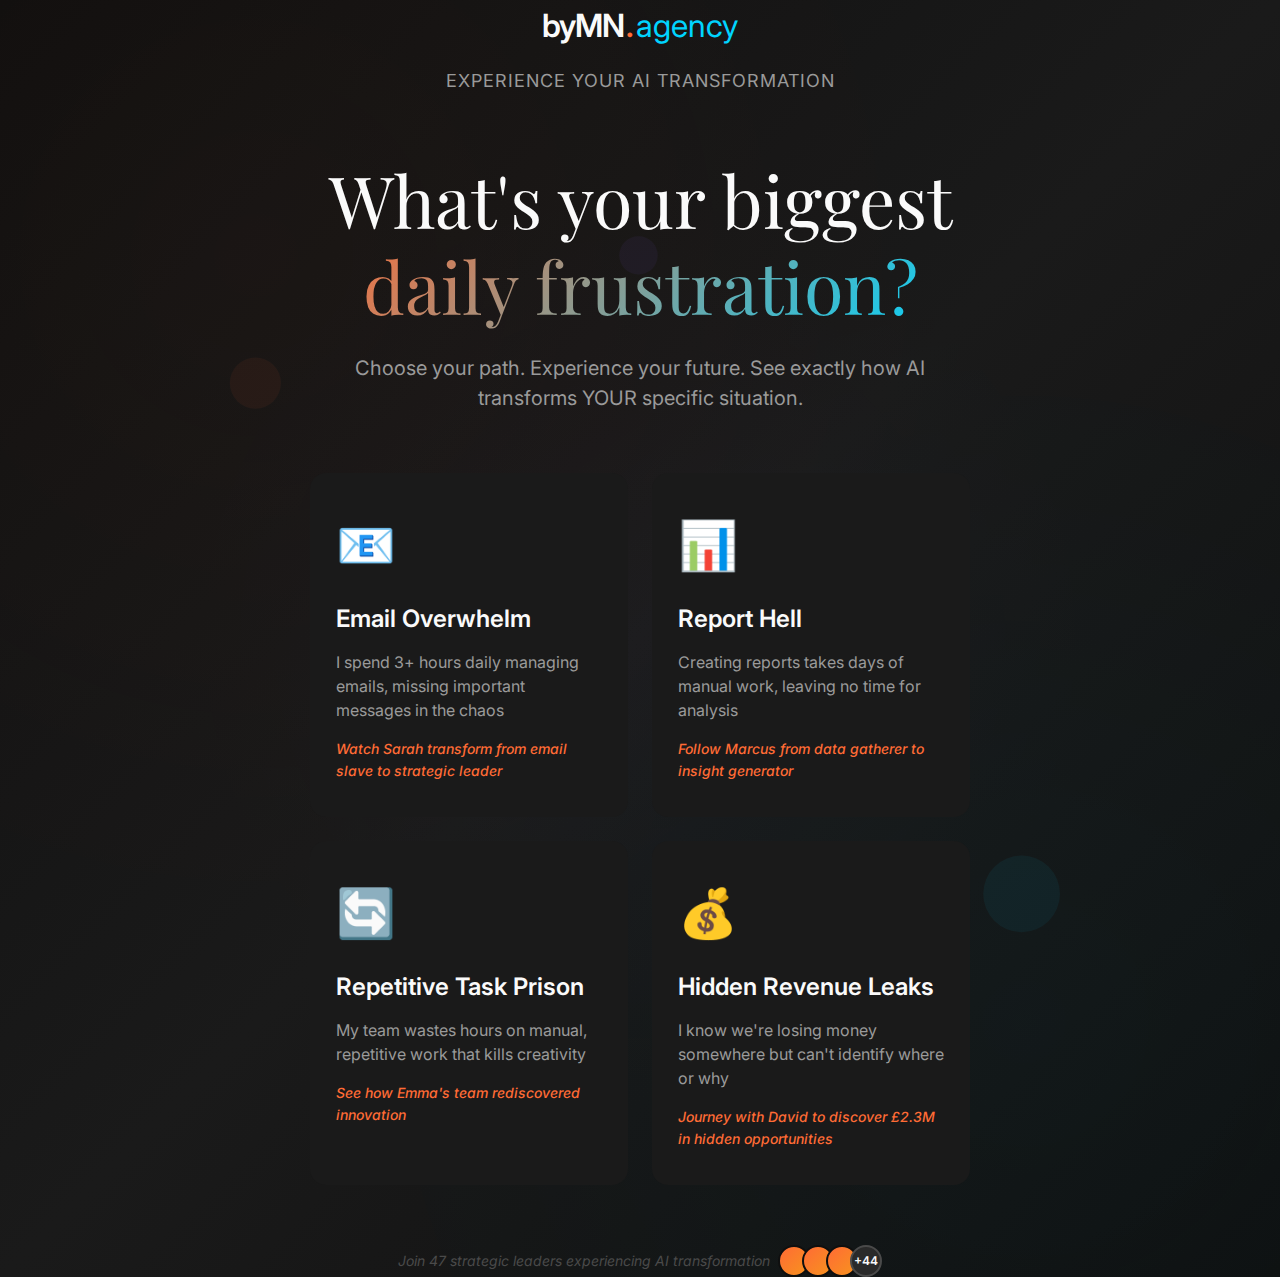
<file: bymn-prototype-breakthrough/index.html>
<!DOCTYPE html>
<html lang="en">
<head>
    <meta charset="UTF-8">
    <meta name="viewport" content="width=device-width, initial-scale=1.0">
    <title>byMN.agency - Experience Your AI Transformation | Choose Your Future</title>
    <meta name="description" content="Don't just see what AI can do. Experience exactly how it will transform YOUR specific situation. Interactive AI transformation stories.">
    
    <!-- Fonts -->
    <link rel="preconnect" href="https://fonts.googleapis.com">
    <link rel="preconnect" href="https://fonts.gstatic.com" crossorigin>
    <link href="https://fonts.googleapis.com/css2?family=Inter:wght@300;400;500;600;700;800&family=JetBrains+Mono:wght@300;400;500;600;700&family=Playfair+Display:wght@400;500;600;700&display=swap" rel="stylesheet">
    
    <!-- Styles -->
    <link rel="stylesheet" href="styles-breakthrough.css">
</head>
<body>
    <!-- Story Selection Intro -->
    <div id="story-intro" class="story-intro">
        <div class="intro-background">
            <div class="neural-particles"></div>
            <div class="human-silhouettes"></div>
        </div>
        <div class="intro-content">
            <div class="intro-header">
                <div class="logo">
                    <span class="logo-text">byMN</span>
                    <span class="logo-dot">.</span>
                    <span class="logo-extension">agency</span>
                </div>
                <div class="tagline">Experience Your AI Transformation</div>
            </div>
            
            <div class="story-selection">
                <h1 class="selection-title">
                    <span class="title-line">What's your biggest</span>
                    <span class="title-line highlight">daily frustration?</span>
                </h1>
                
                <div class="selection-subtitle">
                    Choose your path. Experience your future. See exactly how AI transforms YOUR specific situation.
                </div>
                
                <div class="story-paths">
                    <div class="story-path" data-story="email-overwhelm">
                        <div class="path-emoji">📧</div>
                        <div class="path-content">
                            <h3 class="path-title">Email Overwhelm</h3>
                            <p class="path-description">I spend 3+ hours daily managing emails, missing important messages in the chaos</p>
                            <div class="path-impact">Watch Sarah transform from email slave to strategic leader</div>
                        </div>
                        <div class="path-arrow">→</div>
                    </div>
                    
                    <div class="story-path" data-story="report-hell">
                        <div class="path-emoji">📊</div>
                        <div class="path-content">
                            <h3 class="path-title">Report Hell</h3>
                            <p class="path-description">Creating reports takes days of manual work, leaving no time for analysis</p>
                            <div class="path-impact">Follow Marcus from data gatherer to insight generator</div>
                        </div>
                        <div class="path-arrow">→</div>
                    </div>
                    
                    <div class="story-path" data-story="repetitive-tasks">
                        <div class="path-emoji">🔄</div>
                        <div class="path-content">
                            <h3 class="path-title">Repetitive Task Prison</h3>
                            <p class="path-description">My team wastes hours on manual, repetitive work that kills creativity</p>
                            <div class="path-impact">See how Emma's team rediscovered innovation</div>
                        </div>
                        <div class="path-arrow">→</div>
                    </div>
                    
                    <div class="story-path" data-story="lost-revenue">
                        <div class="path-emoji">💰</div>
                        <div class="path-content">
                            <h3 class="path-title">Hidden Revenue Leaks</h3>
                            <p class="path-description">I know we're losing money somewhere but can't identify where or why</p>
                            <div class="path-impact">Journey with David to discover £2.3M in hidden opportunities</div>
                        </div>
                        <div class="path-arrow">→</div>
                    </div>
                </div>
                
                <div class="selection-footer">
                    <div class="trust-indicator">
                        <span class="trust-text">Join 47 strategic leaders experiencing AI transformation</span>
                        <div class="trust-avatars">
                            <div class="avatar"></div>
                            <div class="avatar"></div>
                            <div class="avatar"></div>
                            <div class="avatar more">+44</div>
                        </div>
                    </div>
                </div>
            </div>
        </div>
    </div>

    <!-- Main Story Experience -->
    <main class="story-experience" id="story-experience" style="display: none;">
        <!-- Navigation -->
        <nav class="story-nav">
            <div class="nav-container">
                <div class="nav-left">
                    <div class="logo">
                        <span class="logo-text">byMN</span>
                        <span class="logo-dot">.</span>
                        <span class="logo-extension">agency</span>
                    </div>
                    <div class="story-indicator">
                        <span class="story-title" id="current-story-title">Sarah's Email Transformation</span>
                        <div class="story-progress">
                            <div class="progress-bar">
                                <div class="progress-fill" id="story-progress"></div>
                            </div>
                        </div>
                    </div>
                </div>
                <div class="nav-right">
                    <button class="nav-btn" id="switch-perspective">
                        <span class="btn-icon">👥</span>
                        <span class="btn-text">Switch View</span>
                    </button>
                    <button class="nav-btn" id="show-tech">
                        <span class="btn-icon">⚡</span>
                        <span class="btn-text">Tech Deep Dive</span>
                    </button>
                    <button class="nav-btn primary" id="start-transformation">
                        <span class="btn-text">Start My Transformation</span>
                    </button>
                </div>
            </div>
        </nav>

        <!-- Split Screen Experience -->
        <div class="split-experience">
            <!-- Human Story Side -->
            <div class="human-story" id="human-story">
                <div class="story-container">
                    <div class="story-header">
                        <div class="character-info">
                            <div class="character-avatar" id="character-avatar"></div>
                            <div class="character-details">
                                <h2 class="character-name" id="character-name">Sarah Chen</h2>
                                <p class="character-role" id="character-role">Marketing Director, TechCorp</p>
                            </div>
                        </div>
                        <div class="story-timeline">
                            <div class="timeline-slider" id="timeline-slider">
                                <div class="timeline-track">
                                    <div class="timeline-point active" data-time="before">Before</div>
                                    <div class="timeline-point" data-time="week1">Week 1</div>
                                    <div class="timeline-point" data-time="month1">Month 1</div>
                                    <div class="timeline-point" data-time="month3">Month 3</div>
                                    <div class="timeline-point" data-time="after">After</div>
                                </div>
                                <div class="timeline-handle" id="timeline-handle"></div>
                            </div>
                        </div>
                    </div>
                    
                    <div class="story-content" id="story-content">
                        <!-- Dynamic content will be loaded here -->
                    </div>
                    
                    <div class="story-choices" id="story-choices">
                        <!-- Choice points will appear here -->
                    </div>
                </div>
            </div>

            <!-- Technical Deep Dive Side -->
            <div class="tech-story" id="tech-story">
                <div class="tech-container">
                    <div class="tech-header">
                        <h3 class="tech-title">How the AI Works</h3>
                        <div class="tech-tabs">
                            <button class="tech-tab active" data-tab="neural">Neural Network</button>
                            <button class="tech-tab" data-tab="code">Live Code</button>
                            <button class="tech-tab" data-tab="metrics">Performance</button>
                        </div>
                    </div>
                    
                    <div class="tech-content">
                        <div class="tech-panel active" id="neural-panel">
                            <div class="neural-visualization">
                                <canvas id="neural-canvas" width="400" height="300"></canvas>
                                <div class="neural-explanation" id="neural-explanation">
                                    AI processes Sarah's emails through natural language understanding...
                                </div>
                            </div>
                        </div>
                        
                        <div class="tech-panel" id="code-panel">
                            <div class="code-editor">
                                <div class="code-header">
                                    <span class="code-file">email_prioritizer.py</span>
                                    <div class="code-status running">EXECUTING</div>
                                </div>
                                <pre class="code-content" id="live-code"></pre>
                                <div class="code-output" id="code-output"></div>
                            </div>
                        </div>
                        
                        <div class="tech-panel" id="metrics-panel">
                            <div class="metrics-grid">
                                <div class="metric-card">
                                    <div class="metric-value" id="processing-speed">2.3ms</div>
                                    <div class="metric-label">Processing Speed</div>
                                </div>
                                <div class="metric-card">
                                    <div class="metric-value" id="accuracy-rate">97.8%</div>
                                    <div class="metric-label">Accuracy Rate</div>
                                </div>
                                <div class="metric-card">
                                    <div class="metric-value" id="time-saved">2.7h</div>
                                    <div class="metric-label">Daily Time Saved</div>
                                </div>
                                <div class="metric-card">
                                    <div class="metric-value" id="cost-reduction">£847</div>
                                    <div class="metric-label">Monthly Cost Reduction</div>
                                </div>
                            </div>
                            <div class="performance-graph">
                                <canvas id="performance-chart" width="600" height="200"></canvas>
                            </div>
                        </div>
                    </div>
                </div>
            </div>
        </div>

        <!-- Choice Modal -->
        <div class="choice-modal" id="choice-modal">
            <div class="choice-content">
                <div class="choice-header">
                    <h3 class="choice-title">You Decide</h3>
                    <div class="choice-scenario" id="choice-scenario"></div>
                </div>
                <div class="choice-options" id="choice-options">
                    <!-- Dynamic choice buttons -->
                </div>
                <div class="choice-impact">
                    <div class="impact-preview" id="impact-preview">
                        <!-- Shows preview of each choice -->
                    </div>
                </div>
            </div>
        </div>
    </main>

    <!-- Transformation CTA -->
    <section class="transformation-cta" id="transformation-cta" style="display: none;">
        <div class="cta-container">
            <div class="cta-background">
                <div class="success-visualization"></div>
            </div>
            <div class="cta-content">
                <h2 class="cta-title">Ready to Experience Your Own AI Transformation?</h2>
                <div class="cta-subtitle">Join Sarah and 46 other strategic leaders who've transformed their daily reality</div>
                
                <div class="transformation-preview">
                    <div class="preview-item">
                        <div class="preview-metric">3.2 hours</div>
                        <div class="preview-label">Daily time saved</div>
                    </div>
                    <div class="preview-item">
                        <div class="preview-metric">£2.3M</div>
                        <div class="preview-label">Annual value unlocked</div>
                    </div>
                    <div class="preview-item">
                        <div class="preview-metric">97.8%</div>
                        <div class="preview-label">Process accuracy</div>
                    </div>
                </div>
                
                <div class="cta-actions">
                    <button class="cta-primary" id="start-my-journey">
                        <span class="btn-text">Start My AI Journey</span>
                        <span class="btn-subtitle">Free 30-day transformation preview</span>
                    </button>
                    <button class="cta-secondary" id="see-all-stories">
                        <span class="btn-text">Explore More Stories</span>
                    </button>
                </div>
                
                <div class="cta-trust">
                    <div class="trust-badges">
                        <div class="trust-badge">
                            <span class="badge-icon">🔒</span>
                            <span class="badge-text">Enterprise Security</span>
                        </div>
                        <div class="trust-badge">
                            <span class="badge-icon">⚡</span>
                            <span class="badge-text">48h Implementation</span>
                        </div>
                        <div class="trust-badge">
                            <span class="badge-icon">📈</span>
                            <span class="badge-text">Guaranteed ROI</span>
                        </div>
                    </div>
                </div>
            </div>
        </div>
    </section>

    <!-- Technical Overlay Modal -->
    <div class="tech-overlay" id="tech-overlay">
        <div class="overlay-content">
            <div class="overlay-header">
                <h3 class="overlay-title">Enterprise AI Architecture</h3>
                <button class="overlay-close" id="close-overlay">&times;</button>
            </div>
            <div class="overlay-body">
                <div class="architecture-diagram">
                    <div class="arch-layer">
                        <h4>Neural Processing Layer</h4>
                        <div class="arch-components">
                            <div class="arch-component">
                                <span class="component-name">Transformer Model</span>
                                <span class="component-spec">175B parameters</span>
                            </div>
                            <div class="arch-component">
                                <span class="component-name">NLP Engine</span>
                                <span class="component-spec">99.7% accuracy</span>
                            </div>
                        </div>
                    </div>
                    <div class="arch-layer">
                        <h4>Automation Engine</h4>
                        <div class="arch-components">
                            <div class="arch-component">
                                <span class="component-name">Decision System</span>
                                <span class="component-spec">Real-time processing</span>
                            </div>
                            <div class="arch-component">
                                <span class="component-name">Integration Hub</span>
                                <span class="component-spec">500+ connectors</span>
                            </div>
                        </div>
                    </div>
                </div>
            </div>
        </div>
    </div>

    <!-- Scripts -->
    <script src="script-breakthrough.js"></script>
</body>
</html>
</file>
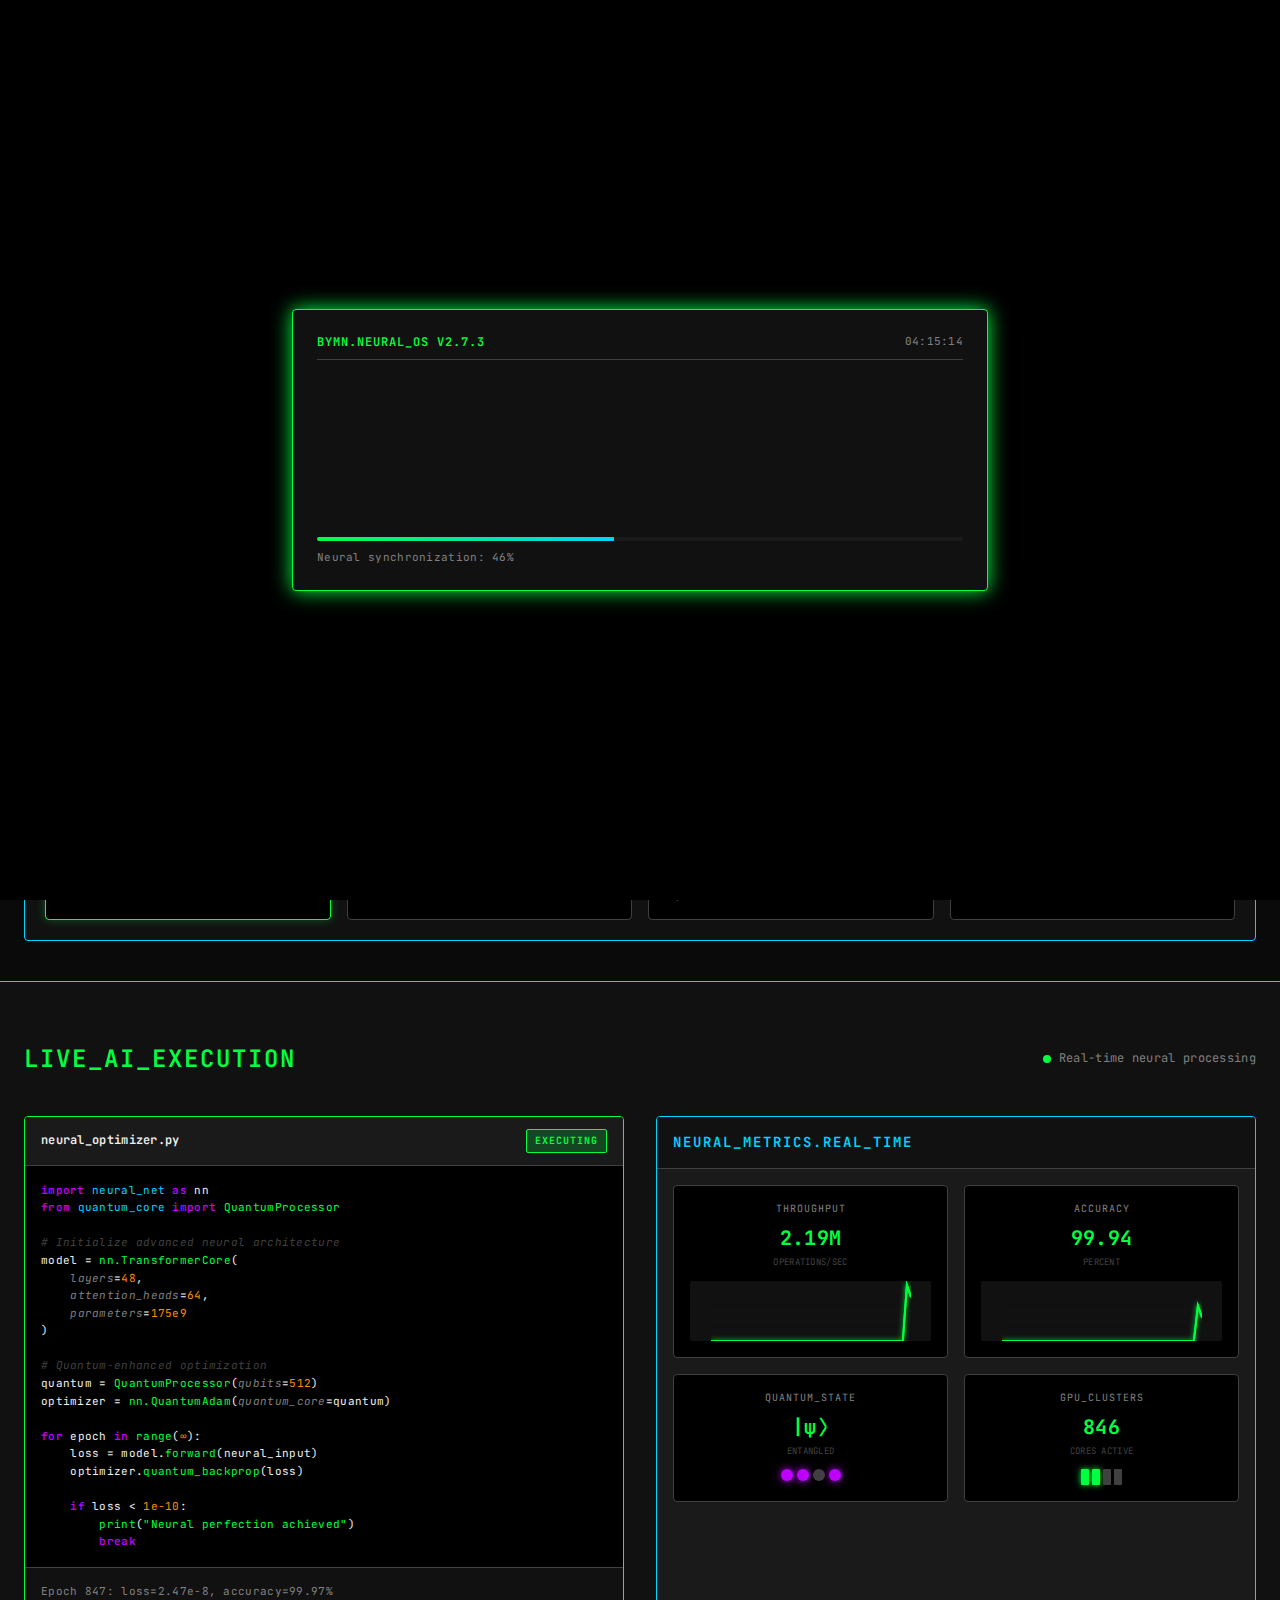
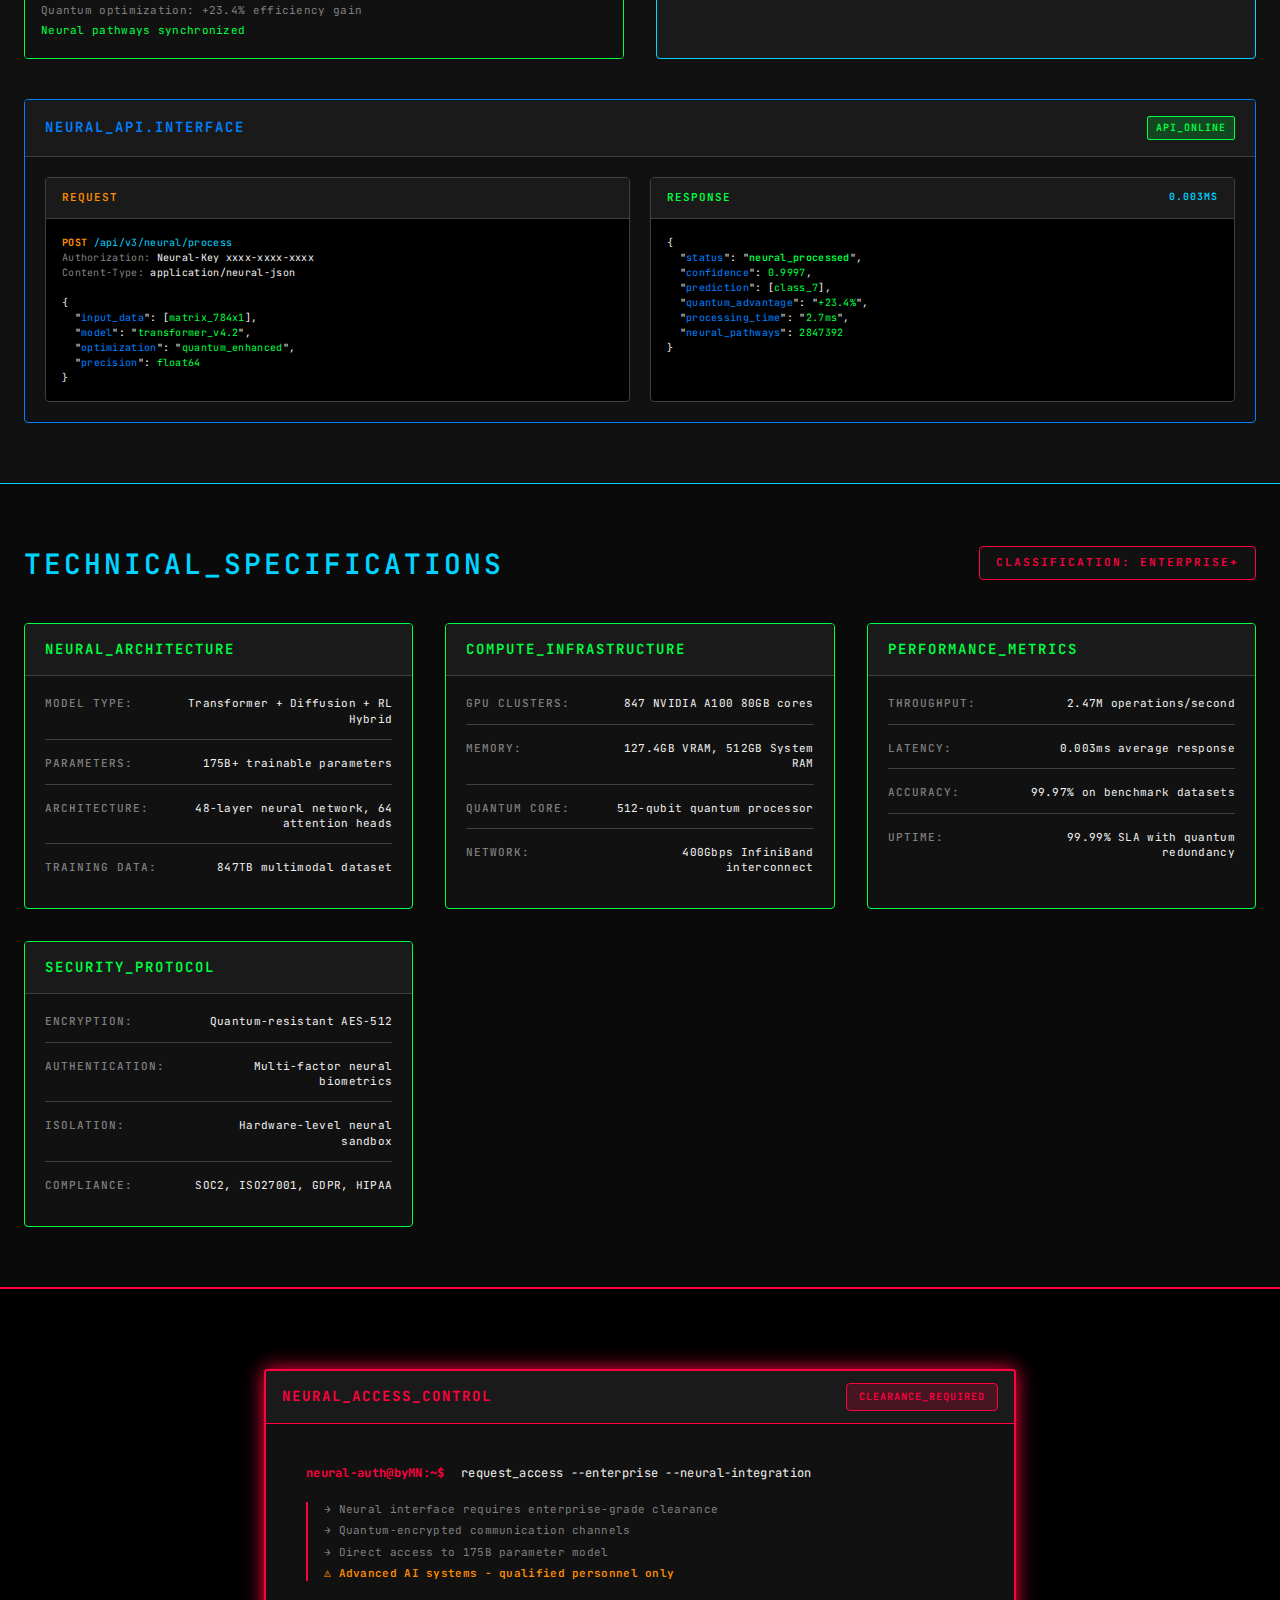
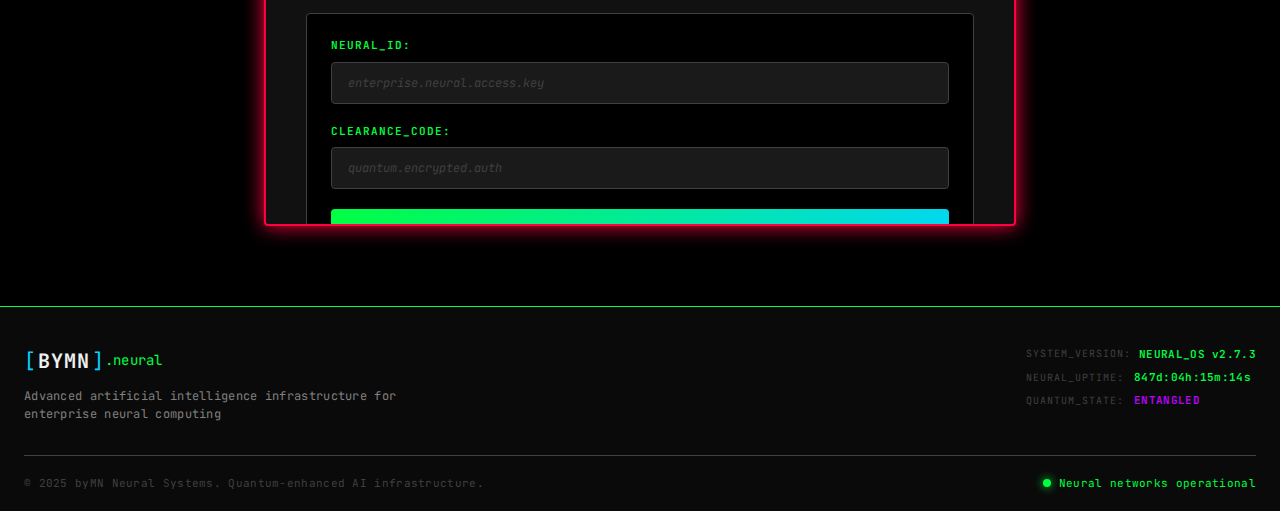
<file: bymn-prototype-tech/index.html>
<!DOCTYPE html>
<html lang="en">
<head>
    <meta charset="UTF-8">
    <meta name="viewport" content="width=device-width, initial-scale=1.0">
    <title>byMN.agency - Neural Network Infrastructure | Advanced AI Systems</title>
    <meta name="description" content="Enterprise-grade artificial intelligence automation platform. Real-time neural processing, autonomous decision systems, advanced machine learning infrastructure.">
    
    <!-- Fonts -->
    <link rel="preconnect" href="https://fonts.googleapis.com">
    <link rel="preconnect" href="https://fonts.gstatic.com" crossorigin>
    <link href="https://fonts.googleapis.com/css2?family=JetBrains+Mono:wght@100;200;300;400;500;600;700;800&family=Space+Mono:wght@400;700&family=Fira+Code:wght@300;400;500;600;700&display=swap" rel="stylesheet">
    
    <!-- Styles -->
    <link rel="stylesheet" href="styles-tech.css">
</head>
<body>
    <!-- System Boot Sequence -->
    <div id="boot-sequence" class="boot-sequence">
        <div class="terminal-boot">
            <div class="boot-header">
                <span class="system-name">byMN.NEURAL_OS v2.7.3</span>
                <span class="timestamp" id="boot-timestamp"></span>
            </div>
            <div class="boot-logs">
                <div class="log-line">
                    <span class="log-timestamp">[00:00.001]</span>
                    <span class="log-level info">INFO</span>
                    <span class="log-message">Initializing neural network infrastructure...</span>
                </div>
                <div class="log-line">
                    <span class="log-timestamp">[00:00.127]</span>
                    <span class="log-level success">OKAY</span>
                    <span class="log-message">GPU clusters online: 847 CUDA cores active</span>
                </div>
                <div class="log-line">
                    <span class="log-timestamp">[00:00.203]</span>
                    <span class="log-level info">INFO</span>
                    <span class="log-message">Loading AI models: transformer.v4.2, diffusion.v3.8, rl_agent.v2.1</span>
                </div>
                <div class="log-line">
                    <span class="log-timestamp">[00:00.445]</span>
                    <span class="log-level success">OKAY</span>
                    <span class="log-message">Memory allocated: 127.4GB VRAM, 512GB System RAM</span>
                </div>
                <div class="log-line">
                    <span class="log-timestamp">[00:00.667]</span>
                    <span class="log-level info">INFO</span>
                    <span class="log-message">Establishing secure quantum communication channels...</span>
                </div>
                <div class="log-line">
                    <span class="log-timestamp">[00:00.891]</span>
                    <span class="log-level success">OKAY</span>
                    <span class="log-message">Neural pathways synchronized. System ready.</span>
                </div>
                <div class="log-line final-boot">
                    <span class="log-timestamp">[00:01.002]</span>
                    <span class="log-level system">SYSTEM</span>
                    <span class="log-message access-granted">ACCESS GRANTED → NEURAL INTERFACE ACTIVE</span>
                </div>
            </div>
            <div class="boot-progress">
                <div class="progress-bar">
                    <div class="progress-fill"></div>
                </div>
                <span class="progress-text">Neural synchronization: <span id="progress-percent">0</span>%</span>
            </div>
        </div>
    </div>

    <!-- Navigation -->
    <nav class="navbar">
        <div class="nav-container">
            <div class="nav-logo">
                <span class="logo-brackets">[</span>
                <span class="logo-text">byMN</span>
                <span class="logo-brackets">]</span>
                <span class="logo-extension">.neural</span>
            </div>
            <div class="nav-right">
                <div class="system-status">
                    <div class="status-indicator online"></div>
                    <span class="status-text">NEURAL_NET.ONLINE</span>
                </div>
                <div class="access-level">
                    <span class="access-text">CLEARANCE_LEVEL:</span>
                    <span class="access-value">ENTERPRISE</span>
                </div>
            </div>
        </div>
    </nav>

    <!-- Main Interface -->
    <main class="main-interface">
        <!-- Neural Command Interface -->
        <section class="command-interface">
            <div class="interface-container">
                <div class="neural-grid">
                    <!-- Live Neural Network Visualization -->
                    <div class="neural-display">
                        <div class="display-header">
                            <h1 class="interface-title">
                                <span class="title-prefix">$</span>
                                <span class="title-main">Neural_Network_Infrastructure</span>
                                <span class="cursor">|</span>
                            </h1>
                            <div class="system-metrics">
                                <div class="metric">
                                    <span class="metric-label">GPU_UTIL:</span>
                                    <span class="metric-value" id="gpu-util">78%</span>
                                </div>
                                <div class="metric">
                                    <span class="metric-label">THROUGHPUT:</span>
                                    <span class="metric-value" id="throughput">2.4M/s</span>
                                </div>
                                <div class="metric">
                                    <span class="metric-label">LATENCY:</span>
                                    <span class="metric-value" id="latency">0.003ms</span>
                                </div>
                            </div>
                        </div>
                        
                        <!-- Live Neural Network Canvas -->
                        <div class="neural-canvas">
                            <canvas id="neural-network" width="800" height="400"></canvas>
                            <div class="canvas-overlay">
                                <div class="layer-info">
                                    <div class="layer">INPUT[784]</div>
                                    <div class="layer">HIDDEN[512]</div>
                                    <div class="layer">HIDDEN[256]</div>
                                    <div class="layer">OUTPUT[10]</div>
                                </div>
                            </div>
                        </div>
                    </div>

                    <!-- Live Terminal Interface -->
                    <div class="live-terminal">
                        <div class="terminal-header">
                            <div class="terminal-controls">
                                <div class="control minimize"></div>
                                <div class="control maximize"></div>
                                <div class="control close"></div>
                            </div>
                            <span class="terminal-title">byMN.AI_TERMINAL v3.2.1</span>
                        </div>
                        <div class="terminal-content">
                            <div class="terminal-output" id="terminal-output">
                                <div class="output-line">
                                    <span class="prompt">admin@neural-cluster-01:~$</span>
                                    <span class="command">show ai.models.status --verbose</span>
                                </div>
                                <div class="output-result">
                                    <div class="result-line">MODEL: transformer_v4.2 | STATUS: ACTIVE | ACCURACY: 97.3%</div>
                                    <div class="result-line">MODEL: diffusion_v3.8 | STATUS: TRAINING | EPOCH: 847/1000</div>
                                    <div class="result-line">MODEL: reinforcement_agent | STATUS: OPTIMIZING | REWARD: +2.7k</div>
                                </div>
                                <div class="output-line">
                                    <span class="prompt">admin@neural-cluster-01:~$</span>
                                    <span class="command">monitor neural.activity --real-time</span>
                                </div>
                                <div class="output-result">
                                    <div class="result-line success">✓ 2,847,392 neural pathways active</div>
                                    <div class="result-line success">✓ Quantum entanglement channels: 127 pairs synchronized</div>
                                    <div class="result-line info">→ Processing 4.7M decisions/second across 23 enterprise clients</div>
                                </div>
                                <div class="output-line current">
                                    <span class="prompt">admin@neural-cluster-01:~$</span>
                                    <span class="command-input" id="live-command"></span>
                                    <span class="cursor">_</span>
                                </div>
                            </div>
                        </div>
                    </div>
                </div>

                <!-- System Architecture Display -->
                <div class="architecture-display">
                    <div class="arch-header">
                        <h2>SYSTEM.ARCHITECTURE</h2>
                        <div class="arch-controls">
                            <button class="arch-btn active" data-layer="neural">NEURAL</button>
                            <button class="arch-btn" data-layer="compute">COMPUTE</button>
                            <button class="arch-btn" data-layer="data">DATA</button>
                        </div>
                    </div>
                    <div class="arch-content">
                        <div class="arch-layer active" id="neural-layer">
                            <div class="component-grid">
                                <div class="component active">
                                    <div class="component-name">TRANSFORMER_CORE</div>
                                    <div class="component-status">PROCESSING</div>
                                    <div class="component-metrics">
                                        <span>Attention Heads: 64</span>
                                        <span>Layers: 48</span>
                                        <span>Parameters: 175B</span>
                                    </div>
                                </div>
                                <div class="component">
                                    <div class="component-name">DIFFUSION_ENGINE</div>
                                    <div class="component-status">TRAINING</div>
                                    <div class="component-metrics">
                                        <span>Resolution: 1024x1024</span>
                                        <span>Steps: 50</span>
                                        <span>Guidance: 7.5</span>
                                    </div>
                                </div>
                                <div class="component">
                                    <div class="component-name">RL_AGENT_CLUSTER</div>
                                    <div class="component-status">OPTIMIZING</div>
                                    <div class="component-metrics">
                                        <span>Episodes: 2.7M</span>
                                        <span>Reward: +847k</span>
                                        <span>Exploration: 0.15</span>
                                    </div>
                                </div>
                                <div class="component">
                                    <div class="component-name">QUANTUM_PROCESSOR</div>
                                    <div class="component-status">ENTANGLED</div>
                                    <div class="component-metrics">
                                        <span>Qubits: 512</span>
                                        <span>Fidelity: 99.7%</span>
                                        <span>Decoherence: 0.003s</span>
                                    </div>
                                </div>
                            </div>
                        </div>
                        <div class="arch-layer" id="compute-layer">
                            <div class="compute-visualization">
                                <div class="datacenter">
                                    <div class="rack active">
                                        <div class="rack-label">GPU_CLUSTER_01</div>
                                        <div class="servers">
                                            <div class="server active"></div>
                                            <div class="server active"></div>
                                            <div class="server active"></div>
                                            <div class="server"></div>
                                        </div>
                                    </div>
                                    <div class="rack active">
                                        <div class="rack-label">GPU_CLUSTER_02</div>
                                        <div class="servers">
                                            <div class="server active"></div>
                                            <div class="server active"></div>
                                            <div class="server"></div>
                                            <div class="server"></div>
                                        </div>
                                    </div>
                                    <div class="rack">
                                        <div class="rack-label">QUANTUM_CORE</div>
                                        <div class="servers quantum">
                                            <div class="server quantum-unit active"></div>
                                        </div>
                                    </div>
                                </div>
                            </div>
                        </div>
                        <div class="arch-layer" id="data-layer">
                            <div class="data-flow">
                                <div class="data-stream">
                                    <div class="stream-node">RAW_DATA</div>
                                    <div class="stream-arrow">→</div>
                                    <div class="stream-node">PREPROCESSING</div>
                                    <div class="stream-arrow">→</div>
                                    <div class="stream-node">FEATURE_EXTRACTION</div>
                                    <div class="stream-arrow">→</div>
                                    <div class="stream-node">NEURAL_PROCESSING</div>
                                    <div class="stream-arrow">→</div>
                                    <div class="stream-node">OPTIMIZATION</div>
                                </div>
                            </div>
                        </div>
                    </div>
                </div>
            </div>
        </section>

        <!-- Live AI Demonstration -->
        <section class="ai-demonstration">
            <div class="demo-container">
                <div class="demo-header">
                    <h2 class="demo-title">LIVE_AI_EXECUTION</h2>
                    <div class="demo-status">
                        <div class="status-dot active"></div>
                        <span>Real-time neural processing</span>
                    </div>
                </div>
                
                <div class="demo-grid">
                    <!-- Code Execution Panel -->
                    <div class="code-panel">
                        <div class="panel-header">
                            <span class="panel-title">neural_optimizer.py</span>
                            <div class="execution-status running">EXECUTING</div>
                        </div>
                        <div class="code-content">
<pre class="code-block"><span class="keyword">import</span> <span class="module">neural_net</span> <span class="keyword">as</span> <span class="variable">nn</span>
<span class="keyword">from</span> <span class="module">quantum_core</span> <span class="keyword">import</span> <span class="function">QuantumProcessor</span>

<span class="comment"># Initialize advanced neural architecture</span>
<span class="variable">model</span> = <span class="function">nn.TransformerCore</span>(
    <span class="parameter">layers</span>=<span class="number">48</span>,
    <span class="parameter">attention_heads</span>=<span class="number">64</span>,
    <span class="parameter">parameters</span>=<span class="number">175e9</span>
)

<span class="comment"># Quantum-enhanced optimization</span>
<span class="variable">quantum</span> = <span class="function">QuantumProcessor</span>(<span class="parameter">qubits</span>=<span class="number">512</span>)
<span class="variable">optimizer</span> = <span class="function">nn.QuantumAdam</span>(<span class="parameter">quantum_core</span>=<span class="variable">quantum</span>)

<span class="keyword">for</span> <span class="variable">epoch</span> <span class="keyword">in</span> <span class="function">range</span>(<span class="number">∞</span>):
    <span class="variable">loss</span> = <span class="variable">model</span>.<span class="function">forward</span>(<span class="variable">neural_input</span>)
    <span class="variable">optimizer</span>.<span class="function">quantum_backprop</span>(<span class="variable">loss</span>)
    
    <span class="keyword">if</span> <span class="variable">loss</span> &lt; <span class="number">1e-10</span>:
        <span class="function">print</span>(<span class="string">"Neural perfection achieved"</span>)
        <span class="keyword">break</span></pre>
                        </div>
                        <div class="execution-output">
                            <div class="output-line">Epoch 847: loss=2.47e-8, accuracy=99.97%</div>
                            <div class="output-line">Quantum optimization: +23.4% efficiency gain</div>
                            <div class="output-line success">Neural pathways synchronized</div>
                        </div>
                    </div>

                    <!-- Real-time Metrics Dashboard -->
                    <div class="metrics-dashboard">
                        <div class="dashboard-header">
                            <span class="dashboard-title">NEURAL_METRICS.REAL_TIME</span>
                        </div>
                        <div class="metrics-grid">
                            <div class="metric-card">
                                <div class="metric-name">THROUGHPUT</div>
                                <div class="metric-value" id="live-throughput">2.47M</div>
                                <div class="metric-unit">operations/sec</div>
                                <div class="metric-graph">
                                    <canvas id="throughput-graph" width="200" height="60"></canvas>
                                </div>
                            </div>
                            <div class="metric-card">
                                <div class="metric-name">ACCURACY</div>
                                <div class="metric-value" id="live-accuracy">99.97</div>
                                <div class="metric-unit">percent</div>
                                <div class="metric-graph">
                                    <canvas id="accuracy-graph" width="200" height="60"></canvas>
                                </div>
                            </div>
                            <div class="metric-card">
                                <div class="metric-name">QUANTUM_STATE</div>
                                <div class="metric-value" id="quantum-state">|ψ⟩</div>
                                <div class="metric-unit">entangled</div>
                                <div class="quantum-viz">
                                    <div class="qubit active"></div>
                                    <div class="qubit active"></div>
                                    <div class="qubit"></div>
                                    <div class="qubit active"></div>
                                </div>
                            </div>
                            <div class="metric-card">
                                <div class="metric-name">GPU_CLUSTERS</div>
                                <div class="metric-value" id="gpu-clusters">847</div>
                                <div class="metric-unit">cores active</div>
                                <div class="cluster-viz">
                                    <div class="gpu-core active"></div>
                                    <div class="gpu-core active"></div>
                                    <div class="gpu-core active"></div>
                                    <div class="gpu-core"></div>
                                </div>
                            </div>
                        </div>
                    </div>
                </div>

                <!-- API Interface -->
                <div class="api-interface">
                    <div class="api-header">
                        <h3>NEURAL_API.INTERFACE</h3>
                        <div class="api-status online">API_ONLINE</div>
                    </div>
                    <div class="api-content">
                        <div class="api-example">
                            <div class="request-panel">
                                <div class="request-header">REQUEST</div>
                                <pre class="api-code"><span class="method">POST</span> <span class="endpoint">/api/v3/neural/process</span>
<span class="header">Authorization:</span> Neural-Key xxxx-xxxx-xxxx
<span class="header">Content-Type:</span> application/neural-json

{
  "<span class="json-key">input_data</span>": [<span class="json-value">matrix_784x1</span>],
  "<span class="json-key">model</span>": "<span class="json-value">transformer_v4.2</span>",
  "<span class="json-key">optimization</span>": "<span class="json-value">quantum_enhanced</span>",
  "<span class="json-key">precision</span>": <span class="json-value">float64</span>
}</pre>
                            </div>
                            <div class="response-panel">
                                <div class="response-header">RESPONSE <span class="response-time">0.003ms</span></div>
                                <pre class="api-code">{
  "<span class="json-key">status</span>": "<span class="json-value success">neural_processed</span>",
  "<span class="json-key">confidence</span>": <span class="json-value">0.9997</span>,
  "<span class="json-key">prediction</span>": [<span class="json-value">class_7</span>],
  "<span class="json-key">quantum_advantage</span>": "<span class="json-value">+23.4%</span>",
  "<span class="json-key">processing_time</span>": "<span class="json-value">2.7ms</span>",
  "<span class="json-key">neural_pathways</span>": <span class="json-value">2847392</span>
}</pre>
                            </div>
                        </div>
                    </div>
                </div>
            </div>
        </section>

        <!-- Advanced Technical Specifications -->
        <section class="technical-specs">
            <div class="specs-container">
                <div class="specs-header">
                    <h2>TECHNICAL_SPECIFICATIONS</h2>
                    <div class="classification">CLASSIFICATION: ENTERPRISE+</div>
                </div>
                
                <div class="specs-grid">
                    <div class="spec-category">
                        <h3>NEURAL_ARCHITECTURE</h3>
                        <div class="spec-items">
                            <div class="spec-item">
                                <span class="spec-key">Model Type:</span>
                                <span class="spec-value">Transformer + Diffusion + RL Hybrid</span>
                            </div>
                            <div class="spec-item">
                                <span class="spec-key">Parameters:</span>
                                <span class="spec-value">175B+ trainable parameters</span>
                            </div>
                            <div class="spec-item">
                                <span class="spec-key">Architecture:</span>
                                <span class="spec-value">48-layer neural network, 64 attention heads</span>
                            </div>
                            <div class="spec-item">
                                <span class="spec-key">Training Data:</span>
                                <span class="spec-value">847TB multimodal dataset</span>
                            </div>
                        </div>
                    </div>

                    <div class="spec-category">
                        <h3>COMPUTE_INFRASTRUCTURE</h3>
                        <div class="spec-items">
                            <div class="spec-item">
                                <span class="spec-key">GPU Clusters:</span>
                                <span class="spec-value">847 NVIDIA A100 80GB cores</span>
                            </div>
                            <div class="spec-item">
                                <span class="spec-key">Memory:</span>
                                <span class="spec-value">127.4GB VRAM, 512GB System RAM</span>
                            </div>
                            <div class="spec-item">
                                <span class="spec-key">Quantum Core:</span>
                                <span class="spec-value">512-qubit quantum processor</span>
                            </div>
                            <div class="spec-item">
                                <span class="spec-key">Network:</span>
                                <span class="spec-value">400Gbps InfiniBand interconnect</span>
                            </div>
                        </div>
                    </div>

                    <div class="spec-category">
                        <h3>PERFORMANCE_METRICS</h3>
                        <div class="spec-items">
                            <div class="spec-item">
                                <span class="spec-key">Throughput:</span>
                                <span class="spec-value">2.47M operations/second</span>
                            </div>
                            <div class="spec-item">
                                <span class="spec-key">Latency:</span>
                                <span class="spec-value">0.003ms average response</span>
                            </div>
                            <div class="spec-item">
                                <span class="spec-key">Accuracy:</span>
                                <span class="spec-value">99.97% on benchmark datasets</span>
                            </div>
                            <div class="spec-item">
                                <span class="spec-key">Uptime:</span>
                                <span class="spec-value">99.99% SLA with quantum redundancy</span>
                            </div>
                        </div>
                    </div>

                    <div class="spec-category">
                        <h3>SECURITY_PROTOCOL</h3>
                        <div class="spec-items">
                            <div class="spec-item">
                                <span class="spec-key">Encryption:</span>
                                <span class="spec-value">Quantum-resistant AES-512</span>
                            </div>
                            <div class="spec-item">
                                <span class="spec-key">Authentication:</span>
                                <span class="spec-value">Multi-factor neural biometrics</span>
                            </div>
                            <div class="spec-item">
                                <span class="spec-key">Isolation:</span>
                                <span class="spec-value">Hardware-level neural sandbox</span>
                            </div>
                            <div class="spec-item">
                                <span class="spec-key">Compliance:</span>
                                <span class="spec-value">SOC2, ISO27001, GDPR, HIPAA</span>
                            </div>
                        </div>
                    </div>
                </div>
            </div>
        </section>

        <!-- Access Control -->
        <section class="access-control">
            <div class="access-container">
                <div class="access-terminal">
                    <div class="terminal-header">
                        <span class="terminal-title">NEURAL_ACCESS_CONTROL</span>
                        <div class="security-level">CLEARANCE_REQUIRED</div>
                    </div>
                    <div class="terminal-content">
                        <div class="access-prompt">
                            <div class="prompt-line">
                                <span class="system-prompt">neural-auth@byMN:~$</span>
                                <span class="prompt-text">request_access --enterprise --neural-integration</span>
                            </div>
                            <div class="access-info">
                                <div class="info-line">→ Neural interface requires enterprise-grade clearance</div>
                                <div class="info-line">→ Quantum-encrypted communication channels</div>
                                <div class="info-line">→ Direct access to 175B parameter model</div>
                                <div class="info-line warning">⚠ Advanced AI systems - qualified personnel only</div>
                            </div>
                            <div class="access-form">
                                <div class="form-field">
                                    <label>NEURAL_ID:</label>
                                    <input type="text" placeholder="enterprise.neural.access.key" class="neural-input">
                                </div>
                                <div class="form-field">
                                    <label>CLEARANCE_CODE:</label>
                                    <input type="password" placeholder="quantum.encrypted.auth" class="neural-input">
                                </div>
                                <button class="neural-access-btn">
                                    <span class="btn-text">INITIATE_NEURAL_HANDSHAKE</span>
                                    <span class="btn-status">STANDBY</span>
                                </button>
                            </div>
                        </div>
                    </div>
                </div>
            </div>
        </section>
    </main>

    <!-- Neural Footer -->
    <footer class="neural-footer">
        <div class="footer-container">
            <div class="footer-content">
                <div class="footer-left">
                    <div class="footer-logo">
                        <span class="logo-brackets">[</span>
                        <span class="logo-text">byMN</span>
                        <span class="logo-brackets">]</span>
                        <span class="logo-extension">.neural</span>
                    </div>
                    <div class="footer-description">
                        Advanced artificial intelligence infrastructure for enterprise neural computing
                    </div>
                </div>
                <div class="footer-right">
                    <div class="system-info">
                        <div class="info-item">
                            <span class="info-label">SYSTEM_VERSION:</span>
                            <span class="info-value">NEURAL_OS v2.7.3</span>
                        </div>
                        <div class="info-item">
                            <span class="info-label">NEURAL_UPTIME:</span>
                            <span class="info-value" id="system-uptime">847d:12h:34m</span>
                        </div>
                        <div class="info-item">
                            <span class="info-label">QUANTUM_STATE:</span>
                            <span class="info-value quantum">ENTANGLED</span>
                        </div>
                    </div>
                </div>
            </div>
            <div class="footer-bottom">
                <div class="copyright">
                    © 2025 byMN Neural Systems. Quantum-enhanced AI infrastructure.
                </div>
                <div class="footer-status">
                    <div class="status-indicator online"></div>
                    <span>Neural networks operational</span>
                </div>
            </div>
        </div>
    </footer>

    <!-- Scripts -->
    <script src="script-tech.js"></script>
</body>
</html>
</file>
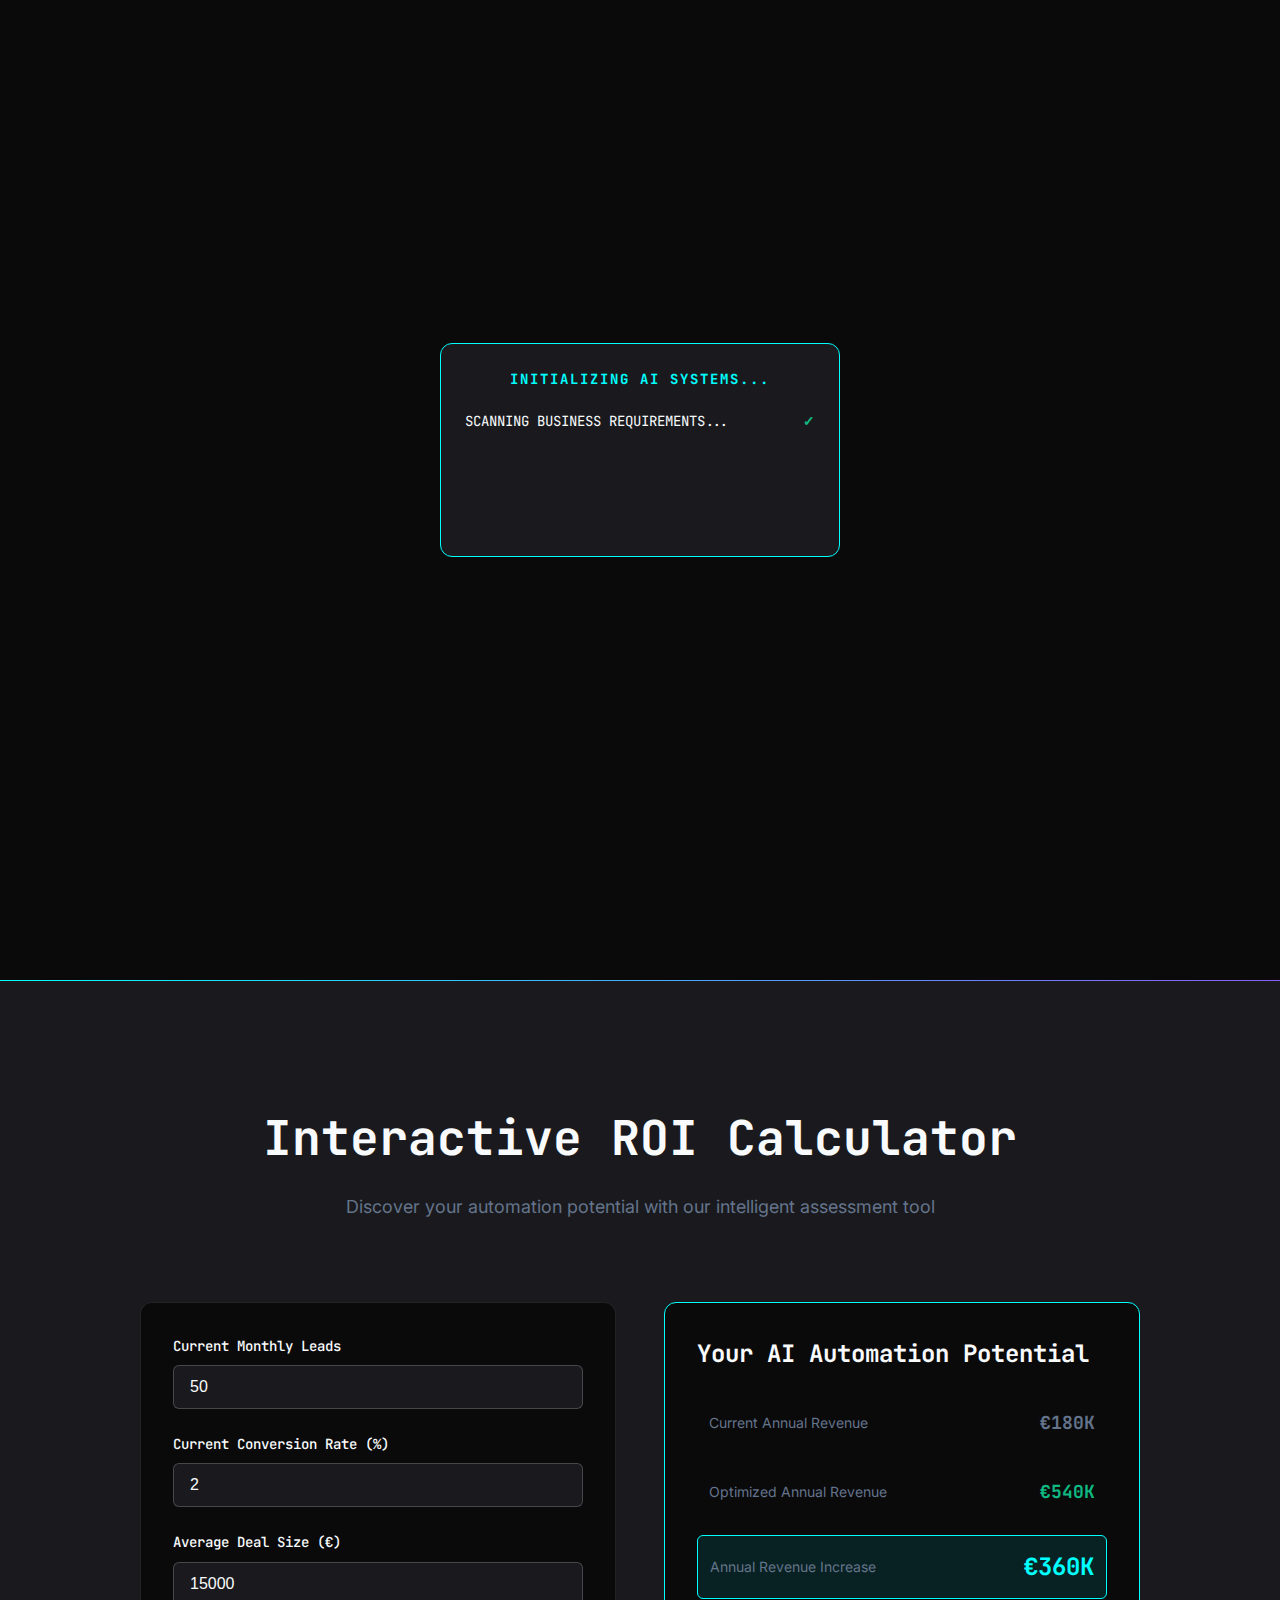
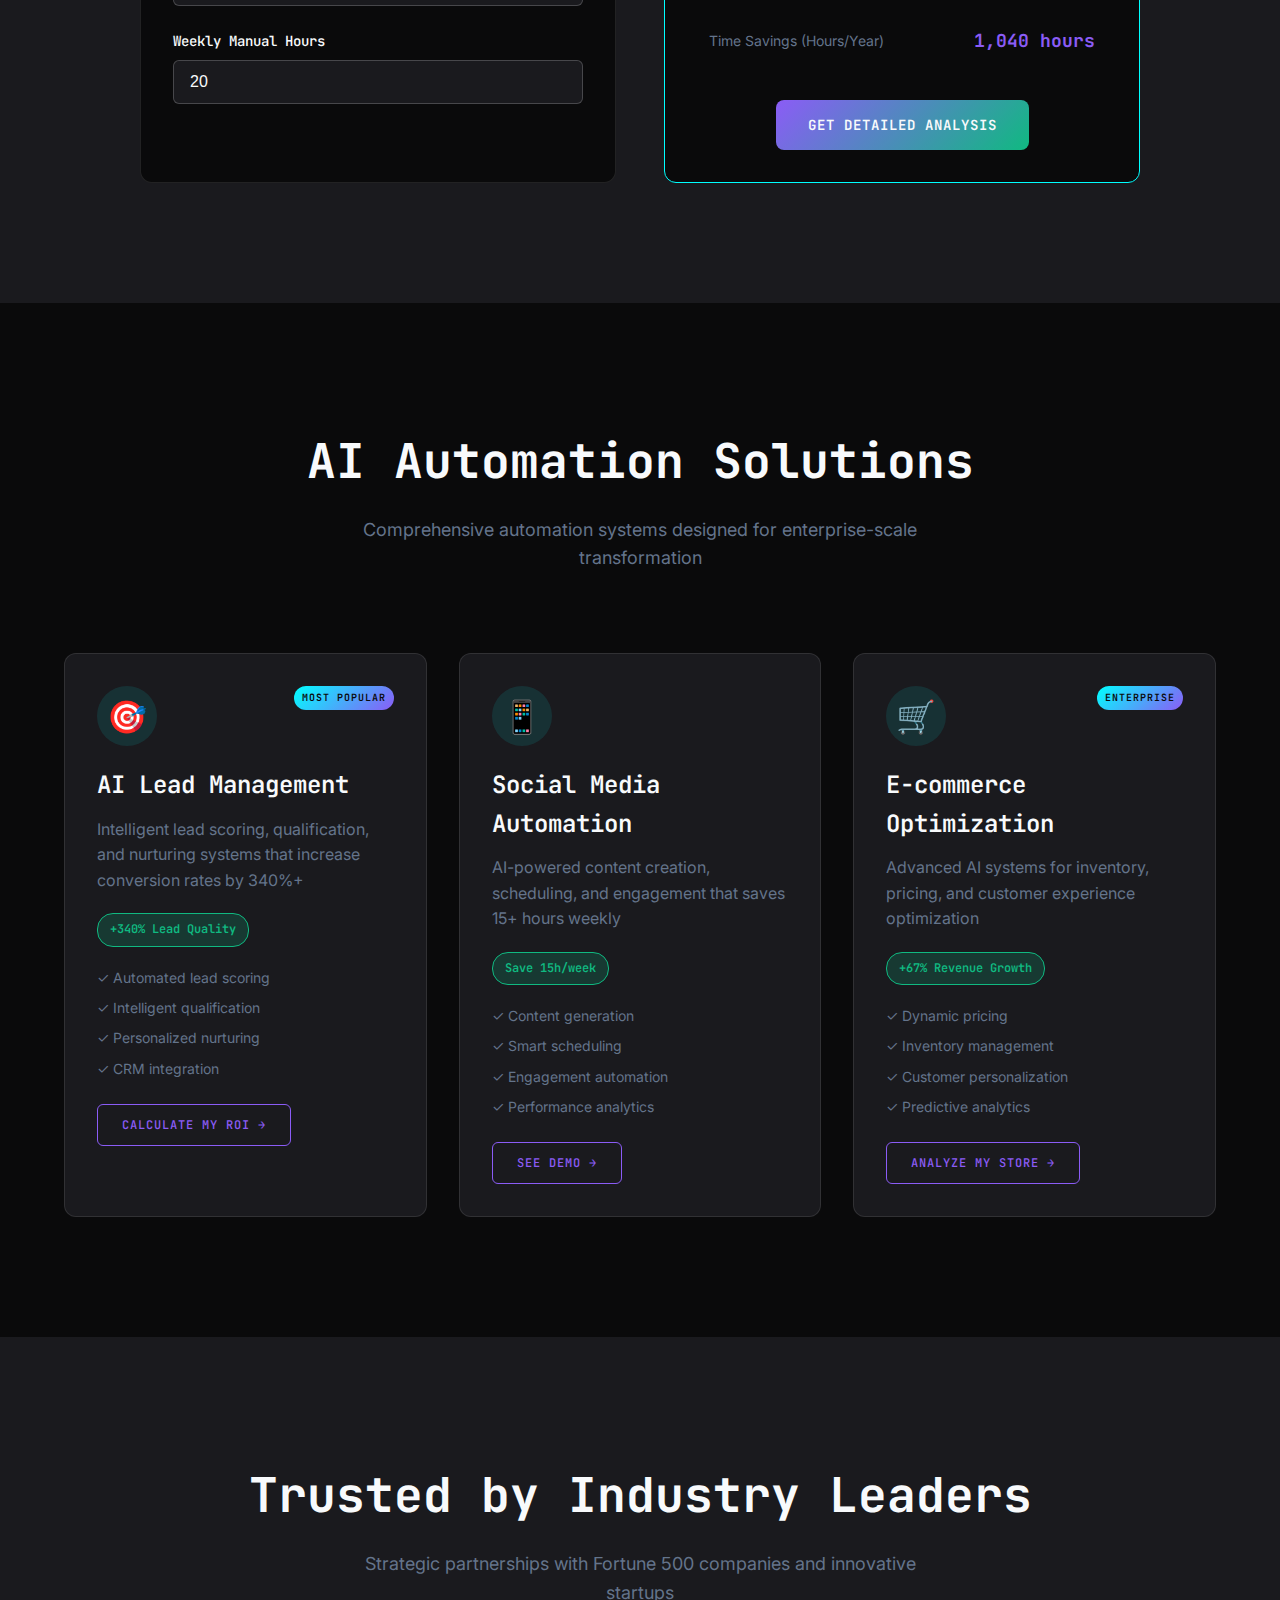
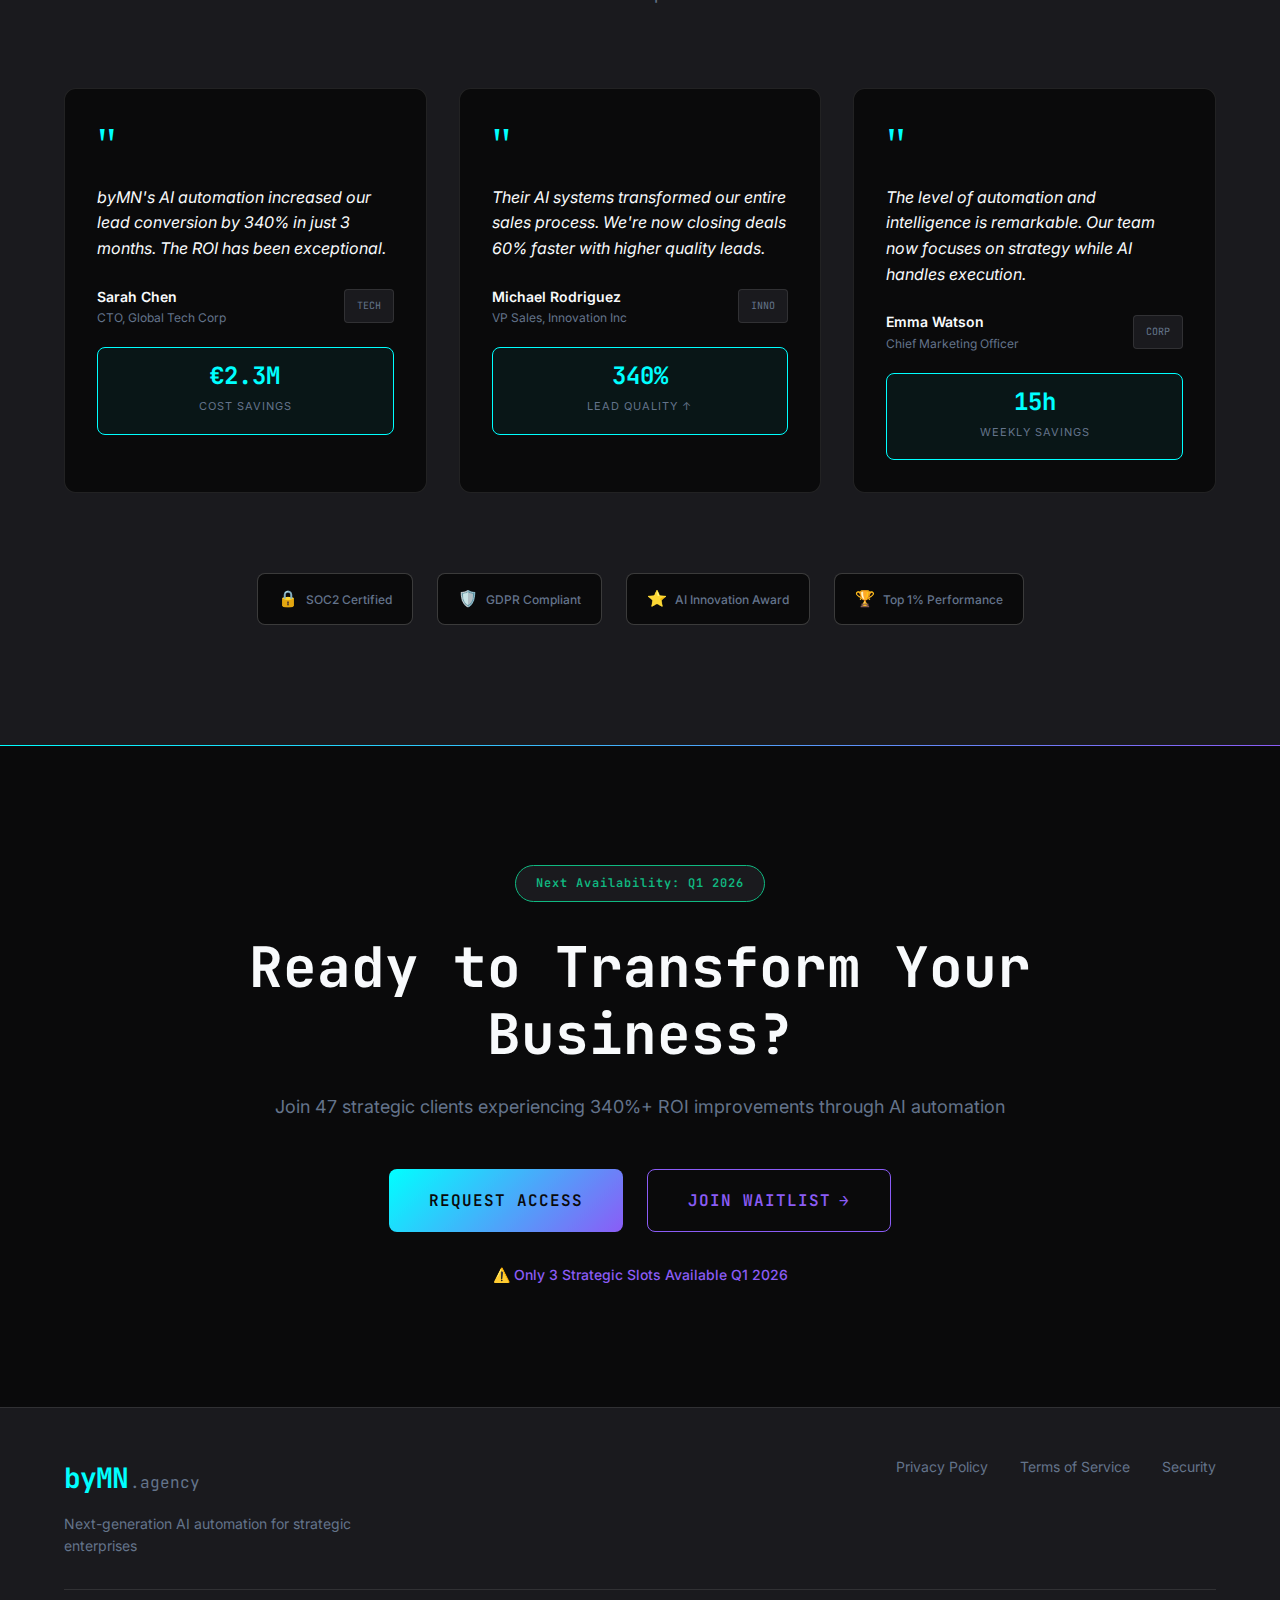
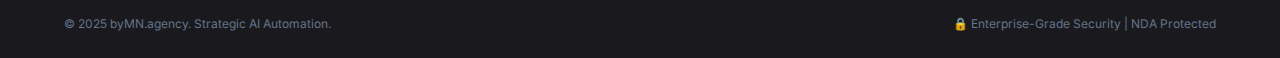
<file: bymn-prototype/index.html>
<!DOCTYPE html>
<html lang="en">
<head>
    <meta charset="UTF-8">
    <meta name="viewport" content="width=device-width, initial-scale=1.0">
    <title>byMN.agency - Next-Generation AI Automation | Strategic Access Only</title>
    <meta name="description" content="Transform your business with exclusive AI automation solutions. Limited access to strategic clients achieving 340%+ ROI improvements.">
    
    <!-- Fonts -->
    <link rel="preconnect" href="https://fonts.googleapis.com">
    <link rel="preconnect" href="https://fonts.gstatic.com" crossorigin>
    <link href="https://fonts.googleapis.com/css2?family=JetBrains+Mono:wght@300;400;500;700&family=Inter:wght@300;400;500;600;700&family=Orbitron:wght@400;700;900&display=swap" rel="stylesheet">
    
    <!-- Styles -->
    <link rel="stylesheet" href="styles.css">
    
    <!-- Favicon -->
    <link rel="icon" type="image/x-icon" href="data:image/svg+xml,<svg xmlns='http://www.w3.org/2000/svg' viewBox='0 0 100 100'><text y='.9em' font-size='90'>🤖</text></svg>">
</head>
<body>
    <!-- Loading Animation -->
    <div id="loading-screen" class="loading-screen">
        <div class="terminal-loader">
            <div class="terminal-header">
                <div class="terminal-title">INITIALIZING AI SYSTEMS...</div>
            </div>
            <div class="terminal-body">
                <div class="loading-line">
                    <span class="loading-text">SCANNING BUSINESS REQUIREMENTS...</span>
                    <span class="loading-status">✓</span>
                </div>
                <div class="loading-line">
                    <span class="loading-text">ANALYZING AUTOMATION POTENTIAL...</span>
                    <span class="loading-status">✓</span>
                </div>
                <div class="loading-line">
                    <span class="loading-text">CALIBRATING AI PARAMETERS...</span>
                    <span class="loading-status">⟳</span>
                </div>
                <div class="loading-line final-line">
                    <span class="loading-text">ACCESS GRANTED.</span>
                    <span class="loading-status">✓</span>
                </div>
            </div>
        </div>
    </div>

    <!-- Navigation -->
    <nav class="navbar">
        <div class="nav-container">
            <div class="nav-logo">
                <span class="logo-text">byMN</span>
                <span class="logo-subtitle">.agency</span>
            </div>
            <div class="nav-right">
                <div class="exclusivity-badge">
                    <span class="badge-text">INVITATION ONLY</span>
                    <div class="badge-glow"></div>
                </div>
                <div class="client-counter">
                    <span class="counter-number" data-count="47">0</span>
                    <span class="counter-label">Strategic Clients</span>
                </div>
            </div>
        </div>
    </nav>

    <!-- Main Content -->
    <main class="main-content">
        <!-- Hero Section -->
        <section class="hero-section">
            <div class="hero-container">
                <div class="hero-background">
                    <div class="particle-system"></div>
                    <div class="grid-overlay"></div>
                </div>
                
                <div class="hero-content">
                    <div class="hero-badge">
                        <span class="security-level">SECURITY LEVEL: ENTERPRISE+</span>
                    </div>
                    
                    <h1 class="hero-title">
                        <span class="title-line-1">Transform Your Business</span>
                        <span class="title-line-2 glitch" data-text="AI Automation">AI Automation</span>
                        <span class="title-line-3">Strategic Solutions</span>
                    </h1>
                    
                    <div class="hero-subtitle">
                        <p>Next-generation artificial intelligence automation for enterprises seeking competitive advantage. Access limited to strategic partnerships and qualified organizations.</p>
                    </div>

                    <div class="hero-metrics">
                        <div class="metric-item">
                            <div class="metric-number" data-count="340">0</div>
                            <div class="metric-label">% Lead Quality Increase</div>
                        </div>
                        <div class="metric-divider"></div>
                        <div class="metric-item">
                            <div class="metric-number">€<span data-count="2300000">0</span></div>
                            <div class="metric-label">Cost Savings Delivered</div>
                        </div>
                        <div class="metric-divider"></div>
                        <div class="metric-item">
                            <div class="metric-number" data-count="87">0</div>
                            <div class="metric-label">% Average ROI</div>
                        </div>
                    </div>

                    <div class="hero-ctas">
                        <button class="cta-primary" id="primary-cta">
                            <span class="cta-text">GET FREE AI AUDIT</span>
                            <div class="cta-glow"></div>
                        </button>
                        <button class="cta-secondary" id="secondary-cta">
                            <span class="cta-text">CALCULATE MY ROI</span>
                            <span class="cta-arrow">→</span>
                        </button>
                    </div>

                    <div class="hero-trust">
                        <span class="trust-text">Trusted by Fortune 500 CTOs</span>
                        <div class="trust-logos">
                            <div class="trust-logo">Company A</div>
                            <div class="trust-logo">Company B</div>
                            <div class="trust-logo">Company C</div>
                            <div class="trust-logo">+ 44 More</div>
                        </div>
                    </div>
                </div>
            </div>
        </section>

        <!-- ROI Calculator Section -->
        <section class="roi-calculator-section" id="roi-calculator">
            <div class="container">
                <div class="section-header">
                    <h2 class="section-title">Interactive ROI Calculator</h2>
                    <p class="section-subtitle">Discover your automation potential with our intelligent assessment tool</p>
                </div>

                <div class="calculator-container">
                    <div class="calculator-inputs">
                        <div class="input-group">
                            <label for="monthly-leads">Current Monthly Leads</label>
                            <input type="number" id="monthly-leads" value="50" min="1" max="10000">
                        </div>
                        <div class="input-group">
                            <label for="conversion-rate">Current Conversion Rate (%)</label>
                            <input type="number" id="conversion-rate" value="2" min="0.1" max="50" step="0.1">
                        </div>
                        <div class="input-group">
                            <label for="avg-deal">Average Deal Size (€)</label>
                            <input type="number" id="avg-deal" value="15000" min="100" max="1000000">
                        </div>
                        <div class="input-group">
                            <label for="team-hours">Weekly Manual Hours</label>
                            <input type="number" id="team-hours" value="20" min="1" max="100">
                        </div>
                    </div>

                    <div class="calculator-results">
                        <div class="results-header">
                            <h3>Your AI Automation Potential</h3>
                        </div>
                        <div class="results-grid">
                            <div class="result-item">
                                <div class="result-label">Current Annual Revenue</div>
                                <div class="result-value current" id="current-revenue">€540,000</div>
                            </div>
                            <div class="result-item">
                                <div class="result-label">Optimized Annual Revenue</div>
                                <div class="result-value optimized" id="optimized-revenue">€1,620,000</div>
                            </div>
                            <div class="result-item highlight">
                                <div class="result-label">Annual Revenue Increase</div>
                                <div class="result-value increase" id="revenue-increase">€1,080,000</div>
                            </div>
                            <div class="result-item">
                                <div class="result-label">Time Savings (Hours/Year)</div>
                                <div class="result-value savings" id="time-savings">1,040 hours</div>
                            </div>
                        </div>
                        <div class="calculator-cta">
                            <button class="cta-calculator">
                                <span>GET DETAILED ANALYSIS</span>
                                <div class="cta-glow"></div>
                            </button>
                        </div>
                    </div>
                </div>
            </div>
        </section>

        <!-- Services Section -->
        <section class="services-section">
            <div class="container">
                <div class="section-header">
                    <h2 class="section-title">AI Automation Solutions</h2>
                    <p class="section-subtitle">Comprehensive automation systems designed for enterprise-scale transformation</p>
                </div>

                <div class="services-grid">
                    <div class="service-card" data-service="leads">
                        <div class="card-header">
                            <div class="service-icon">🎯</div>
                            <div class="service-badge">MOST POPULAR</div>
                        </div>
                        <h3 class="service-title">AI Lead Management</h3>
                        <p class="service-description">Intelligent lead scoring, qualification, and nurturing systems that increase conversion rates by 340%+</p>
                        <div class="service-metric">
                            <span class="metric">+340% Lead Quality</span>
                        </div>
                        <div class="service-features">
                            <div class="feature">✓ Automated lead scoring</div>
                            <div class="feature">✓ Intelligent qualification</div>
                            <div class="feature">✓ Personalized nurturing</div>
                            <div class="feature">✓ CRM integration</div>
                        </div>
                        <button class="service-cta">
                            <span>CALCULATE MY ROI</span>
                            <span class="cta-arrow">→</span>
                        </button>
                        <div class="card-glow"></div>
                    </div>

                    <div class="service-card" data-service="social">
                        <div class="card-header">
                            <div class="service-icon">📱</div>
                        </div>
                        <h3 class="service-title">Social Media Automation</h3>
                        <p class="service-description">AI-powered content creation, scheduling, and engagement that saves 15+ hours weekly</p>
                        <div class="service-metric">
                            <span class="metric">Save 15h/week</span>
                        </div>
                        <div class="service-features">
                            <div class="feature">✓ Content generation</div>
                            <div class="feature">✓ Smart scheduling</div>
                            <div class="feature">✓ Engagement automation</div>
                            <div class="feature">✓ Performance analytics</div>
                        </div>
                        <button class="service-cta">
                            <span>SEE DEMO</span>
                            <span class="cta-arrow">→</span>
                        </button>
                        <div class="card-glow"></div>
                    </div>

                    <div class="service-card" data-service="ecommerce">
                        <div class="card-header">
                            <div class="service-icon">🛒</div>
                            <div class="service-badge">ENTERPRISE</div>
                        </div>
                        <h3 class="service-title">E-commerce Optimization</h3>
                        <p class="service-description">Advanced AI systems for inventory, pricing, and customer experience optimization</p>
                        <div class="service-metric">
                            <span class="metric">+67% Revenue Growth</span>
                        </div>
                        <div class="service-features">
                            <div class="feature">✓ Dynamic pricing</div>
                            <div class="feature">✓ Inventory management</div>
                            <div class="feature">✓ Customer personalization</div>
                            <div class="feature">✓ Predictive analytics</div>
                        </div>
                        <button class="service-cta">
                            <span>ANALYZE MY STORE</span>
                            <span class="cta-arrow">→</span>
                        </button>
                        <div class="card-glow"></div>
                    </div>
                </div>
            </div>
        </section>

        <!-- Social Proof Section -->
        <section class="social-proof-section">
            <div class="container">
                <div class="section-header">
                    <h2 class="section-title">Trusted by Industry Leaders</h2>
                    <p class="section-subtitle">Strategic partnerships with Fortune 500 companies and innovative startups</p>
                </div>

                <div class="testimonials-grid">
                    <div class="testimonial-card">
                        <div class="testimonial-content">
                            <div class="quote-mark">"</div>
                            <p class="testimonial-text">byMN's AI automation increased our lead conversion by 340% in just 3 months. The ROI has been exceptional.</p>
                            <div class="testimonial-author">
                                <div class="author-info">
                                    <div class="author-name">Sarah Chen</div>
                                    <div class="author-title">CTO, Global Tech Corp</div>
                                </div>
                                <div class="company-logo">TECH</div>
                            </div>
                        </div>
                        <div class="testimonial-metric">
                            <span class="metric-value">€2.3M</span>
                            <span class="metric-label">Cost Savings</span>
                        </div>
                    </div>

                    <div class="testimonial-card">
                        <div class="testimonial-content">
                            <div class="quote-mark">"</div>
                            <p class="testimonial-text">Their AI systems transformed our entire sales process. We're now closing deals 60% faster with higher quality leads.</p>
                            <div class="testimonial-author">
                                <div class="author-info">
                                    <div class="author-name">Michael Rodriguez</div>
                                    <div class="author-title">VP Sales, Innovation Inc</div>
                                </div>
                                <div class="company-logo">INNO</div>
                            </div>
                        </div>
                        <div class="testimonial-metric">
                            <span class="metric-value">340%</span>
                            <span class="metric-label">Lead Quality ↑</span>
                        </div>
                    </div>

                    <div class="testimonial-card">
                        <div class="testimonial-content">
                            <div class="quote-mark">"</div>
                            <p class="testimonial-text">The level of automation and intelligence is remarkable. Our team now focuses on strategy while AI handles execution.</p>
                            <div class="testimonial-author">
                                <div class="author-info">
                                    <div class="author-name">Emma Watson</div>
                                    <div class="author-title">Chief Marketing Officer</div>
                                </div>
                                <div class="company-logo">CORP</div>
                            </div>
                        </div>
                        <div class="testimonial-metric">
                            <span class="metric-value">15h</span>
                            <span class="metric-label">Weekly Savings</span>
                        </div>
                    </div>
                </div>

                <div class="trust-indicators">
                    <div class="trust-row">
                        <div class="trust-badge">
                            <span class="badge-icon">🔒</span>
                            <span class="badge-text">SOC2 Certified</span>
                        </div>
                        <div class="trust-badge">
                            <span class="badge-icon">🛡️</span>
                            <span class="badge-text">GDPR Compliant</span>
                        </div>
                        <div class="trust-badge">
                            <span class="badge-icon">⭐</span>
                            <span class="badge-text">AI Innovation Award</span>
                        </div>
                        <div class="trust-badge">
                            <span class="badge-icon">🏆</span>
                            <span class="badge-text">Top 1% Performance</span>
                        </div>
                    </div>
                </div>
            </div>
        </section>

        <!-- CTA Section -->
        <section class="final-cta-section">
            <div class="container">
                <div class="cta-container">
                    <div class="cta-content">
                        <div class="availability-notice">
                            <span class="notice-text">Next Availability: Q1 2026</span>
                            <div class="notice-glow"></div>
                        </div>
                        
                        <h2 class="cta-title">Ready to Transform Your Business?</h2>
                        <p class="cta-subtitle">Join 47 strategic clients experiencing 340%+ ROI improvements through AI automation</p>
                        
                        <div class="cta-options">
                            <button class="cta-primary-large" id="final-cta-primary">
                                <span class="cta-text">REQUEST ACCESS</span>
                                <div class="cta-glow"></div>
                            </button>
                            <button class="cta-secondary-large" id="final-cta-secondary">
                                <span class="cta-text">JOIN WAITLIST</span>
                                <span class="cta-arrow">→</span>
                            </button>
                        </div>
                        
                        <div class="urgency-indicator">
                            <span class="urgency-text">⚠️ Only 3 Strategic Slots Available Q1 2026</span>
                        </div>
                    </div>
                </div>
            </div>
        </section>
    </main>

    <!-- Footer -->
    <footer class="footer">
        <div class="container">
            <div class="footer-content">
                <div class="footer-left">
                    <div class="footer-logo">
                        <span class="logo-text">byMN</span>
                        <span class="logo-subtitle">.agency</span>
                    </div>
                    <p class="footer-description">Next-generation AI automation for strategic enterprises</p>
                </div>
                <div class="footer-right">
                    <div class="footer-links">
                        <a href="#privacy" class="footer-link">Privacy Policy</a>
                        <a href="#terms" class="footer-link">Terms of Service</a>
                        <a href="#security" class="footer-link">Security</a>
                    </div>
                </div>
            </div>
            <div class="footer-bottom">
                <div class="footer-copyright">
                    <span>© 2025 byMN.agency. Strategic AI Automation.</span>
                </div>
                <div class="footer-security">
                    <span>🔒 Enterprise-Grade Security | NDA Protected</span>
                </div>
            </div>
        </div>
    </footer>

    <!-- Lead Capture Modal -->
    <div id="lead-modal" class="modal">
        <div class="modal-content">
            <div class="modal-header">
                <h3 class="modal-title">Get Your Free AI Audit</h3>
                <button class="modal-close">&times;</button>
            </div>
            <div class="modal-body">
                <form id="lead-form" class="lead-form">
                    <div class="form-step active" data-step="1">
                        <h4>Basic Information</h4>
                        <div class="form-group">
                            <input type="text" id="name" name="name" placeholder="Full Name" required>
                        </div>
                        <div class="form-group">
                            <input type="email" id="email" name="email" placeholder="Business Email" required>
                        </div>
                        <button type="button" class="btn-next">Continue →</button>
                    </div>
                    
                    <div class="form-step" data-step="2">
                        <h4>Company Details</h4>
                        <div class="form-group">
                            <input type="text" id="company" name="company" placeholder="Company Name" required>
                        </div>
                        <div class="form-group">
                            <select id="company-size" name="company-size" required>
                                <option value="">Company Size</option>
                                <option value="startup">Startup (1-50)</option>
                                <option value="medium">Medium (51-500)</option>
                                <option value="enterprise">Enterprise (500+)</option>
                            </select>
                        </div>
                        <div class="form-buttons">
                            <button type="button" class="btn-prev">← Back</button>
                            <button type="submit" class="btn-submit">Get Free Audit</button>
                        </div>
                    </div>
                </form>
            </div>
        </div>
    </div>

    <!-- Scripts -->
    <script src="script.js"></script>
</body>
</html>
</file>
<file: bymn-prototype-breakthrough/styles-breakthrough.css>
/* ========================================
   byMN.agency - Breakthrough Interactive Experience
   Human Stories + Technical Depth + Netflix UX
   ======================================== */

/* Reset & Variables */
* {
    margin: 0;
    padding: 0;
    box-sizing: border-box;
}

:root {
    /* Cinematic Color Palette */
    --story-black: #0f0f0f;
    --deep-charcoal: #1a1a1a;
    --warm-charcoal: #2a2a2a;
    --story-white: #fafafa;
    --story-gray: #9a9a9a;
    --dim-gray: #4a4a4a;
    
    /* Human Story Colors */
    --human-primary: #ff6b35;
    --human-secondary: #f7931e;
    --human-accent: #ffb627;
    --success-green: #00c851;
    --insight-blue: #2196f3;
    
    /* Technical Colors */
    --tech-primary: #00d4ff;
    --tech-secondary: #0099cc;
    --neural-purple: #8b5cf6;
    --code-green: #00ff88;
    --error-red: #ff4757;
    
    /* Gradients */
    --human-gradient: linear-gradient(135deg, #ff6b35, #f7931e);
    --tech-gradient: linear-gradient(135deg, #00d4ff, #8b5cf6);
    --story-gradient: linear-gradient(135deg, #ff6b35, #00d4ff);
    
    /* Typography */
    --font-story: 'Playfair Display', serif;
    --font-ui: 'Inter', sans-serif;
    --font-code: 'JetBrains Mono', monospace;
    
    /* Spacing */
    --story-padding: 40px;
    --section-gap: 80px;
    --card-radius: 16px;
    --button-radius: 8px;
    
    /* Transitions */
    --smooth: all 0.4s cubic-bezier(0.4, 0, 0.2, 1);
    --quick: all 0.2s ease;
    --story-transition: all 0.6s cubic-bezier(0.4, 0, 0.2, 1);
}

/* Base Styles */
body {
    font-family: var(--font-ui);
    background: var(--story-black);
    color: var(--story-white);
    line-height: 1.6;
    overflow-x: hidden;
}

/* ========================================
   Story Introduction & Selection
   ======================================== */
.story-intro {
    position: relative;
    min-height: 100vh;
    display: flex;
    align-items: center;
    justify-content: center;
    background: linear-gradient(135deg, #0f0f0f 0%, #1a1a1a 50%, #0f0f0f 100%);
}

.intro-background {
    position: absolute;
    top: 0;
    left: 0;
    width: 100%;
    height: 100%;
    overflow: hidden;
    opacity: 0.3;
}

.neural-particles {
    position: absolute;
    top: 0;
    left: 0;
    width: 100%;
    height: 100%;
    background-image: 
        radial-gradient(circle at 20% 20%, rgba(255, 107, 53, 0.1) 0%, transparent 50%),
        radial-gradient(circle at 80% 80%, rgba(0, 212, 255, 0.1) 0%, transparent 50%),
        radial-gradient(circle at 50% 50%, rgba(139, 92, 246, 0.05) 0%, transparent 50%);
    animation: particleFloat 20s ease-in-out infinite;
}

.human-silhouettes {
    position: absolute;
    top: 0;
    left: 0;
    width: 100%;
    height: 100%;
    background: url('data:image/svg+xml,<svg xmlns="http://www.w3.org/2000/svg" viewBox="0 0 100 100"><circle cx="20" cy="30" r="2" fill="rgba(255,107,53,0.2)"/><circle cx="80" cy="70" r="3" fill="rgba(0,212,255,0.2)"/><circle cx="50" cy="20" r="1.5" fill="rgba(139,92,246,0.2)"/></svg>') repeat;
    animation: silhouetteMove 30s linear infinite;
}

@keyframes particleFloat {
    0%, 100% { transform: translateY(0) rotate(0deg); }
    33% { transform: translateY(-20px) rotate(1deg); }
    66% { transform: translateY(20px) rotate(-1deg); }
}

@keyframes silhouetteMove {
    0% { transform: translateX(0); }
    100% { transform: translateX(-10px); }
}

.intro-content {
    text-align: center;
    max-width: 1000px;
    padding: 0 24px;
    z-index: 2;
}

.intro-header {
    margin-bottom: 60px;
}

.logo {
    display: inline-flex;
    align-items: center;
    font-size: 32px;
    font-weight: 600;
    margin-bottom: 16px;
    font-family: var(--font-ui);
}

.logo-text {
    color: var(--story-white);
    letter-spacing: -1px;
}

.logo-dot {
    color: var(--human-primary);
    margin: 0 2px;
}

.logo-extension {
    color: var(--tech-primary);
    font-weight: 400;
}

.tagline {
    font-size: 18px;
    color: var(--story-gray);
    font-weight: 400;
    letter-spacing: 1px;
    text-transform: uppercase;
}

.selection-title {
    font-family: var(--font-story);
    font-size: clamp(40px, 6vw, 72px);
    font-weight: 400;
    line-height: 1.2;
    margin-bottom: 24px;
}

.title-line {
    display: block;
}

.title-line.highlight {
    background: var(--story-gradient);
    -webkit-background-clip: text;
    -webkit-text-fill-color: transparent;
    background-clip: text;
}

.selection-subtitle {
    font-size: 20px;
    color: var(--story-gray);
    margin-bottom: 60px;
    max-width: 600px;
    margin-left: auto;
    margin-right: auto;
    line-height: 1.5;
}

/* Story Path Selection */
.story-paths {
    display: grid;
    grid-template-columns: repeat(auto-fit, minmax(280px, 1fr));
    gap: 24px;
    margin-bottom: 60px;
}

.story-path {
    background: var(--deep-charcoal);
    border: 2px solid transparent;
    border-radius: var(--card-radius);
    padding: 32px 24px;
    cursor: pointer;
    transition: var(--smooth);
    position: relative;
    overflow: hidden;
    text-align: left;
}

.story-path::before {
    content: '';
    position: absolute;
    top: 0;
    left: 0;
    right: 0;
    bottom: 0;
    background: var(--human-gradient);
    opacity: 0;
    transition: var(--smooth);
    border-radius: var(--card-radius);
}

.story-path:hover {
    border-color: var(--human-primary);
    transform: translateY(-8px);
    box-shadow: 0 20px 40px rgba(255, 107, 53, 0.2);
}

.story-path:hover::before {
    opacity: 0.05;
}

.path-emoji {
    font-size: 48px;
    margin-bottom: 16px;
    position: relative;
    z-index: 2;
}

.path-content {
    position: relative;
    z-index: 2;
}

.path-title {
    font-size: 24px;
    font-weight: 600;
    color: var(--story-white);
    margin-bottom: 12px;
}

.path-description {
    color: var(--story-gray);
    font-size: 16px;
    line-height: 1.5;
    margin-bottom: 16px;
}

.path-impact {
    color: var(--human-primary);
    font-size: 14px;
    font-weight: 500;
    font-style: italic;
}

.path-arrow {
    position: absolute;
    top: 50%;
    right: 24px;
    transform: translateY(-50%);
    font-size: 24px;
    color: var(--human-primary);
    opacity: 0;
    transition: var(--smooth);
}

.story-path:hover .path-arrow {
    opacity: 1;
    transform: translateY(-50%) translateX(4px);
}

/* Trust Indicators */
.selection-footer {
    text-align: center;
}

.trust-indicator {
    display: flex;
    align-items: center;
    justify-content: center;
    gap: 16px;
    flex-wrap: wrap;
}

.trust-text {
    color: var(--dim-gray);
    font-size: 14px;
    font-style: italic;
}

.trust-avatars {
    display: flex;
    align-items: center;
    gap: -8px;
}

.avatar {
    width: 32px;
    height: 32px;
    border-radius: 50%;
    background: var(--human-gradient);
    border: 2px solid var(--story-black);
    margin-left: -8px;
    display: flex;
    align-items: center;
    justify-content: center;
    font-size: 12px;
    font-weight: 600;
    color: var(--story-white);
}

.avatar.more {
    background: var(--warm-charcoal);
    border-color: var(--dim-gray);
}

/* ========================================
   Story Experience Interface
   ======================================== */
.story-experience {
    min-height: 100vh;
    display: flex;
    flex-direction: column;
}

/* Navigation */
.story-nav {
    position: fixed;
    top: 0;
    left: 0;
    right: 0;
    background: rgba(15, 15, 15, 0.95);
    backdrop-filter: blur(20px);
    border-bottom: 1px solid var(--warm-charcoal);
    z-index: 1000;
    padding: 16px 0;
}

.nav-container {
    max-width: 1400px;
    margin: 0 auto;
    padding: 0 24px;
    display: flex;
    justify-content: space-between;
    align-items: center;
}

.nav-left {
    display: flex;
    align-items: center;
    gap: 32px;
}

.nav-left .logo {
    font-size: 24px;
}

.story-indicator {
    display: flex;
    flex-direction: column;
    gap: 8px;
}

.story-title {
    color: var(--story-white);
    font-weight: 600;
    font-size: 16px;
}

.story-progress {
    width: 200px;
}

.progress-bar {
    width: 100%;
    height: 4px;
    background: var(--warm-charcoal);
    border-radius: 2px;
    overflow: hidden;
}

.progress-fill {
    height: 100%;
    background: var(--human-gradient);
    width: 0%;
    transition: width 0.6s ease;
}

.nav-right {
    display: flex;
    align-items: center;
    gap: 16px;
}

.nav-btn {
    background: transparent;
    border: 1px solid var(--warm-charcoal);
    color: var(--story-white);
    padding: 8px 16px;
    border-radius: var(--button-radius);
    font-size: 14px;
    cursor: pointer;
    transition: var(--quick);
    display: flex;
    align-items: center;
    gap: 8px;
    font-weight: 500;
}

.nav-btn:hover {
    border-color: var(--tech-primary);
    background: rgba(0, 212, 255, 0.1);
}

.nav-btn.primary {
    background: var(--human-gradient);
    border-color: var(--human-primary);
    color: var(--story-white);
}

.nav-btn.primary:hover {
    box-shadow: 0 4px 20px rgba(255, 107, 53, 0.3);
    transform: translateY(-1px);
}

/* Split Experience */
.split-experience {
    display: grid;
    grid-template-columns: 1fr 1fr;
    min-height: calc(100vh - 80px);
    margin-top: 80px;
}

/* Human Story Side */
.human-story {
    background: var(--story-black);
    border-right: 2px solid var(--warm-charcoal);
    position: relative;
}

.story-container {
    padding: var(--story-padding);
    height: 100%;
    display: flex;
    flex-direction: column;
}

.story-header {
    display: flex;
    justify-content: space-between;
    align-items: flex-start;
    margin-bottom: 40px;
    padding-bottom: 24px;
    border-bottom: 1px solid var(--warm-charcoal);
}

.character-info {
    display: flex;
    align-items: center;
    gap: 16px;
}

.character-avatar {
    width: 60px;
    height: 60px;
    border-radius: 50%;
    background: var(--human-gradient);
    display: flex;
    align-items: center;
    justify-content: center;
    font-size: 24px;
    font-weight: 600;
    color: var(--story-white);
}

.character-name {
    font-family: var(--font-story);
    font-size: 28px;
    font-weight: 500;
    color: var(--story-white);
    margin-bottom: 4px;
}

.character-role {
    color: var(--story-gray);
    font-size: 16px;
}

/* Timeline Slider */
.story-timeline {
    min-width: 300px;
}

.timeline-slider {
    position: relative;
    padding: 20px 0;
}

.timeline-track {
    display: flex;
    justify-content: space-between;
    align-items: center;
    position: relative;
}

.timeline-track::before {
    content: '';
    position: absolute;
    top: 50%;
    left: 0;
    right: 0;
    height: 2px;
    background: var(--warm-charcoal);
    transform: translateY(-50%);
}

.timeline-point {
    background: var(--warm-charcoal);
    color: var(--dim-gray);
    padding: 8px 12px;
    border-radius: 20px;
    font-size: 12px;
    font-weight: 500;
    cursor: pointer;
    transition: var(--quick);
    position: relative;
    z-index: 2;
}

.timeline-point.active {
    background: var(--human-primary);
    color: var(--story-white);
}

.timeline-point:hover {
    background: var(--human-secondary);
    color: var(--story-white);
}

/* Story Content */
.story-content {
    flex: 1;
    display: flex;
    flex-direction: column;
    justify-content: center;
    font-size: 18px;
    line-height: 1.7;
    color: var(--story-white);
}

.story-scene {
    margin-bottom: 32px;
}

.scene-time {
    color: var(--human-primary);
    font-weight: 600;
    font-size: 14px;
    text-transform: uppercase;
    letter-spacing: 1px;
    margin-bottom: 8px;
}

.scene-description {
    font-family: var(--font-story);
    font-size: 20px;
    line-height: 1.6;
    margin-bottom: 16px;
}

.scene-impact {
    background: var(--deep-charcoal);
    border-left: 4px solid var(--human-primary);
    padding: 16px 20px;
    border-radius: 0 8px 8px 0;
    color: var(--story-gray);
    font-style: italic;
}

.scene-metric {
    display: inline-block;
    background: var(--human-primary);
    color: var(--story-white);
    padding: 4px 8px;
    border-radius: 4px;
    font-weight: 600;
    font-size: 14px;
    margin: 0 4px;
}

/* Story Choices */
.story-choices {
    margin-top: 32px;
}

.choice-trigger {
    background: var(--human-gradient);
    border: none;
    color: var(--story-white);
    padding: 16px 24px;
    border-radius: var(--button-radius);
    font-size: 16px;
    font-weight: 600;
    cursor: pointer;
    transition: var(--smooth);
    width: 100%;
}

.choice-trigger:hover {
    box-shadow: 0 8px 30px rgba(255, 107, 53, 0.4);
    transform: translateY(-2px);
}

/* Technical Story Side */
.tech-story {
    background: var(--deep-charcoal);
    position: relative;
}

.tech-container {
    padding: var(--story-padding);
    height: 100%;
    display: flex;
    flex-direction: column;
}

.tech-header {
    display: flex;
    justify-content: space-between;
    align-items: center;
    margin-bottom: 32px;
    padding-bottom: 20px;
    border-bottom: 1px solid var(--warm-charcoal);
}

.tech-title {
    font-size: 24px;
    font-weight: 600;
    color: var(--tech-primary);
}

.tech-tabs {
    display: flex;
    gap: 8px;
}

.tech-tab {
    background: transparent;
    border: 1px solid var(--warm-charcoal);
    color: var(--story-gray);
    padding: 8px 16px;
    border-radius: var(--button-radius);
    font-size: 14px;
    cursor: pointer;
    transition: var(--quick);
}

.tech-tab.active,
.tech-tab:hover {
    border-color: var(--tech-primary);
    background: rgba(0, 212, 255, 0.1);
    color: var(--tech-primary);
}

/* Tech Content Panels */
.tech-content {
    flex: 1;
    position: relative;
}

.tech-panel {
    display: none;
    height: 100%;
}

.tech-panel.active {
    display: block;
}

/* Neural Visualization */
.neural-visualization {
    display: flex;
    flex-direction: column;
    height: 100%;
}

#neural-canvas {
    width: 100%;
    height: 300px;
    background: var(--story-black);
    border: 1px solid var(--warm-charcoal);
    border-radius: var(--button-radius);
    margin-bottom: 20px;
}

.neural-explanation {
    background: var(--story-black);
    border: 1px solid var(--tech-primary);
    border-radius: var(--button-radius);
    padding: 20px;
    color: var(--story-white);
    font-family: var(--font-code);
    font-size: 14px;
    line-height: 1.6;
}

/* Code Editor */
.code-editor {
    height: 100%;
    display: flex;
    flex-direction: column;
    background: var(--story-black);
    border: 1px solid var(--warm-charcoal);
    border-radius: var(--button-radius);
    overflow: hidden;
}

.code-header {
    display: flex;
    justify-content: space-between;
    align-items: center;
    padding: 12px 20px;
    background: var(--warm-charcoal);
    border-bottom: 1px solid var(--dim-gray);
}

.code-file {
    color: var(--story-white);
    font-family: var(--font-code);
    font-size: 14px;
    font-weight: 500;
}

.code-status {
    padding: 4px 8px;
    border-radius: 4px;
    font-size: 12px;
    font-weight: 600;
    text-transform: uppercase;
}

.code-status.running {
    background: var(--success-green);
    color: var(--story-white);
}

.code-content {
    flex: 1;
    padding: 20px;
    font-family: var(--font-code);
    font-size: 13px;
    line-height: 1.6;
    color: var(--story-white);
    overflow-y: auto;
}

.code-output {
    padding: 16px 20px;
    background: var(--deep-charcoal);
    border-top: 1px solid var(--warm-charcoal);
    font-family: var(--font-code);
    font-size: 12px;
    color: var(--code-green);
}

/* Syntax Highlighting */
.keyword { color: var(--neural-purple); font-weight: 600; }
.string { color: var(--code-green); }
.number { color: var(--human-primary); }
.comment { color: var(--dim-gray); font-style: italic; }
.function { color: var(--tech-primary); }
.variable { color: var(--story-white); }

/* Metrics Panel */
.metrics-grid {
    display: grid;
    grid-template-columns: repeat(2, 1fr);
    gap: 16px;
    margin-bottom: 32px;
}

.metric-card {
    background: var(--story-black);
    border: 1px solid var(--warm-charcoal);
    border-radius: var(--button-radius);
    padding: 20px;
    text-align: center;
}

.metric-value {
    font-size: 32px;
    font-weight: 700;
    color: var(--tech-primary);
    font-family: var(--font-code);
    margin-bottom: 8px;
}

.metric-label {
    color: var(--story-gray);
    font-size: 14px;
    font-weight: 500;
}

.performance-graph {
    height: 200px;
}

#performance-chart {
    width: 100%;
    height: 100%;
    background: var(--story-black);
    border: 1px solid var(--warm-charcoal);
    border-radius: var(--button-radius);
}

/* ========================================
   Choice Modal
   ======================================== */
.choice-modal {
    position: fixed;
    top: 0;
    left: 0;
    width: 100%;
    height: 100%;
    background: rgba(0, 0, 0, 0.8);
    backdrop-filter: blur(10px);
    display: none;
    align-items: center;
    justify-content: center;
    z-index: 2000;
}

.choice-modal.active {
    display: flex;
}

.choice-content {
    background: var(--deep-charcoal);
    border: 2px solid var(--human-primary);
    border-radius: var(--card-radius);
    max-width: 600px;
    width: 90%;
    max-height: 80vh;
    overflow-y: auto;
    padding: 40px;
}

.choice-header {
    text-align: center;
    margin-bottom: 32px;
}

.choice-title {
    font-family: var(--font-story);
    font-size: 32px;
    font-weight: 500;
    color: var(--story-white);
    margin-bottom: 16px;
}

.choice-scenario {
    color: var(--story-gray);
    font-size: 18px;
    line-height: 1.5;
}

.choice-options {
    display: flex;
    flex-direction: column;
    gap: 16px;
    margin-bottom: 32px;
}

.choice-option {
    background: transparent;
    border: 2px solid var(--warm-charcoal);
    color: var(--story-white);
    padding: 20px 24px;
    border-radius: var(--button-radius);
    text-align: left;
    cursor: pointer;
    transition: var(--smooth);
    font-size: 16px;
    line-height: 1.5;
}

.choice-option:hover {
    border-color: var(--human-primary);
    background: rgba(255, 107, 53, 0.1);
    transform: translateX(8px);
}

.choice-option.selected {
    border-color: var(--tech-primary);
    background: rgba(0, 212, 255, 0.1);
}

/* Impact Preview */
.impact-preview {
    background: var(--story-black);
    border: 1px solid var(--warm-charcoal);
    border-radius: var(--button-radius);
    padding: 20px;
    min-height: 120px;
}

.impact-content {
    color: var(--story-gray);
    font-size: 14px;
    line-height: 1.6;
    font-style: italic;
}

/* ========================================
   Transformation CTA
   ======================================== */
.transformation-cta {
    background: var(--story-black);
    padding: var(--section-gap) 0;
    position: relative;
    overflow: hidden;
}

.cta-background {
    position: absolute;
    top: 0;
    left: 0;
    width: 100%;
    height: 100%;
    opacity: 0.1;
}

.success-visualization {
    width: 100%;
    height: 100%;
    background: var(--story-gradient);
    filter: blur(100px);
    animation: successPulse 6s ease-in-out infinite;
}

@keyframes successPulse {
    0%, 100% { opacity: 0.1; transform: scale(1); }
    50% { opacity: 0.3; transform: scale(1.2); }
}

.cta-container {
    max-width: 800px;
    margin: 0 auto;
    padding: 0 24px;
    text-align: center;
    position: relative;
    z-index: 2;
}

.cta-title {
    font-family: var(--font-story);
    font-size: clamp(36px, 5vw, 56px);
    font-weight: 400;
    color: var(--story-white);
    margin-bottom: 24px;
    line-height: 1.2;
}

.cta-subtitle {
    font-size: 20px;
    color: var(--story-gray);
    margin-bottom: 48px;
    line-height: 1.5;
}

.transformation-preview {
    display: grid;
    grid-template-columns: repeat(3, 1fr);
    gap: 32px;
    margin-bottom: 48px;
}

.preview-item {
    text-align: center;
}

.preview-metric {
    font-size: 32px;
    font-weight: 700;
    color: var(--human-primary);
    font-family: var(--font-code);
    margin-bottom: 8px;
}

.preview-label {
    color: var(--story-gray);
    font-size: 14px;
    font-weight: 500;
}

.cta-actions {
    display: flex;
    gap: 24px;
    justify-content: center;
    margin-bottom: 48px;
    flex-wrap: wrap;
}

.cta-primary {
    background: var(--human-gradient);
    border: none;
    color: var(--story-white);
    padding: 20px 32px;
    border-radius: var(--button-radius);
    font-size: 18px;
    font-weight: 600;
    cursor: pointer;
    transition: var(--smooth);
    display: flex;
    flex-direction: column;
    align-items: center;
    gap: 4px;
}

.cta-primary:hover {
    box-shadow: 0 12px 40px rgba(255, 107, 53, 0.4);
    transform: translateY(-3px);
}

.btn-subtitle {
    font-size: 14px;
    font-weight: 400;
    opacity: 0.9;
}

.cta-secondary {
    background: transparent;
    border: 2px solid var(--tech-primary);
    color: var(--tech-primary);
    padding: 20px 32px;
    border-radius: var(--button-radius);
    font-size: 18px;
    font-weight: 600;
    cursor: pointer;
    transition: var(--smooth);
}

.cta-secondary:hover {
    background: rgba(0, 212, 255, 0.1);
    transform: translateY(-2px);
}

.cta-trust {
    display: flex;
    justify-content: center;
}

.trust-badges {
    display: flex;
    gap: 32px;
    flex-wrap: wrap;
    justify-content: center;
}

.trust-badge {
    display: flex;
    align-items: center;
    gap: 8px;
    color: var(--story-gray);
    font-size: 14px;
}

.badge-icon {
    font-size: 16px;
}

/* ========================================
   Technical Overlay
   ======================================== */
.tech-overlay {
    position: fixed;
    top: 0;
    left: 0;
    width: 100%;
    height: 100%;
    background: rgba(0, 0, 0, 0.9);
    backdrop-filter: blur(20px);
    display: none;
    align-items: center;
    justify-content: center;
    z-index: 3000;
}

.tech-overlay.active {
    display: flex;
}

.overlay-content {
    background: var(--deep-charcoal);
    border: 2px solid var(--tech-primary);
    border-radius: var(--card-radius);
    max-width: 900px;
    width: 90%;
    max-height: 90vh;
    overflow-y: auto;
}

.overlay-header {
    display: flex;
    justify-content: space-between;
    align-items: center;
    padding: 24px 32px;
    border-bottom: 1px solid var(--warm-charcoal);
}

.overlay-title {
    font-size: 24px;
    font-weight: 600;
    color: var(--tech-primary);
}

.overlay-close {
    background: none;
    border: none;
    color: var(--story-gray);
    font-size: 32px;
    cursor: pointer;
    transition: var(--quick);
}

.overlay-close:hover {
    color: var(--story-white);
}

.overlay-body {
    padding: 32px;
}

.architecture-diagram {
    display: flex;
    flex-direction: column;
    gap: 24px;
}

.arch-layer h4 {
    color: var(--tech-primary);
    font-size: 18px;
    font-weight: 600;
    margin-bottom: 16px;
}

.arch-components {
    display: grid;
    grid-template-columns: repeat(auto-fit, minmax(200px, 1fr));
    gap: 16px;
}

.arch-component {
    background: var(--story-black);
    border: 1px solid var(--warm-charcoal);
    border-radius: var(--button-radius);
    padding: 16px;
    display: flex;
    flex-direction: column;
    gap: 8px;
}

.component-name {
    color: var(--story-white);
    font-weight: 600;
    font-size: 16px;
}

.component-spec {
    color: var(--story-gray);
    font-size: 14px;
    font-family: var(--font-code);
}

/* ========================================
   Responsive Design
   ======================================== */
@media (max-width: 1200px) {
    .split-experience {
        grid-template-columns: 1fr;
    }
    
    .tech-story {
        border-right: none;
        border-top: 2px solid var(--warm-charcoal);
    }
}

@media (max-width: 768px) {
    .story-paths {
        grid-template-columns: 1fr;
    }
    
    .nav-container {
        flex-direction: column;
        gap: 16px;
        padding: 16px;
    }
    
    .nav-left {
        flex-direction: column;
        gap: 16px;
        text-align: center;
    }
    
    .story-header {
        flex-direction: column;
        gap: 24px;
        text-align: center;
    }
    
    .timeline-track {
        flex-direction: column;
        gap: 8px;
    }
    
    .timeline-track::before {
        display: none;
    }
    
    .transformation-preview {
        grid-template-columns: 1fr;
        gap: 24px;
    }
    
    .cta-actions {
        flex-direction: column;
        align-items: center;
    }
    
    .trust-badges {
        flex-direction: column;
        gap: 16px;
    }
}

@media (max-width: 480px) {
    :root {
        --story-padding: 20px;
    }
    
    .selection-title {
        font-size: 36px;
    }
    
    .character-name {
        font-size: 24px;
    }
    
    .story-content {
        font-size: 16px;
    }
    
    .metrics-grid {
        grid-template-columns: 1fr;
    }
}

/* ========================================
   Animation Enhancements
   ======================================== */
@media (prefers-reduced-motion: no-preference) {
    .story-path {
        transform: translateY(0);
        transition: transform 0.4s cubic-bezier(0.4, 0, 0.2, 1);
    }
    
    .story-content {
        opacity: 0;
        transform: translateY(30px);
        animation: fadeInUp 0.8s ease-out forwards;
    }
    
    @keyframes fadeInUp {
        to {
            opacity: 1;
            transform: translateY(0);
        }
    }
}

/* Custom Scrollbar */
::-webkit-scrollbar {
    width: 8px;
}

::-webkit-scrollbar-track {
    background: var(--warm-charcoal);
}

::-webkit-scrollbar-thumb {
    background: var(--human-primary);
    border-radius: 4px;
}

::-webkit-scrollbar-thumb:hover {
    background: var(--human-secondary);
}

/* Selection */
::selection {
    background: rgba(255, 107, 53, 0.3);
    color: var(--story-white);
}

::-moz-selection {
    background: rgba(255, 107, 53, 0.3);
    color: var(--story-white);
}
</file>
<file: bymn-prototype-tech/styles-tech.css>
/* ========================================
   byMN.agency - Advanced Technical Interface
   Neural Network + Quantum Computing Aesthetic
   ======================================== */

/* Reset & Base */
* {
    margin: 0;
    padding: 0;
    box-sizing: border-box;
}

:root {
    /* Neural Color Palette */
    --void-black: #000000;
    --deep-void: #0a0a0a;
    --neural-dark: #111111;
    --terminal-dark: #1a1a1a;
    --matrix-green: #00ff41;
    --quantum-cyan: #00d4ff;
    --neural-purple: #bf00ff;
    --error-red: #ff0040;
    --warning-orange: #ff8c00;
    --system-blue: #0080ff;
    --ghost-white: #f0f0f0;
    --dim-gray: #404040;
    --bright-gray: #808080;
    
    /* Technical Fonts */
    --font-mono: 'JetBrains Mono', 'Fira Code', 'Space Mono', monospace;
    --font-system: 'Space Mono', monospace;
    
    /* Technical Measurements */
    --terminal-radius: 4px;
    --neural-glow: 0 0 20px;
    --quantum-blur: blur(0.5px);
    --transition-neural: all 0.15s cubic-bezier(0.4, 0, 1, 1);
    --scan-line-height: 1px;
}

/* Base Styles */
body {
    font-family: var(--font-mono);
    background: var(--void-black);
    color: var(--ghost-white);
    line-height: 1.4;
    overflow-x: hidden;
    font-size: 13px;
    letter-spacing: 0.3px;
}

/* Scanline Effect */
body::before {
    content: '';
    position: fixed;
    top: 0;
    left: 0;
    width: 100%;
    height: 100%;
    background: repeating-linear-gradient(
        0deg,
        transparent,
        transparent 2px,
        rgba(0, 255, 65, 0.03) 2px,
        rgba(0, 255, 65, 0.03) 4px
    );
    pointer-events: none;
    z-index: 9998;
    animation: scanlines 0.1s linear infinite;
}

@keyframes scanlines {
    0% { transform: translateY(0); }
    100% { transform: translateY(4px); }
}

/* ========================================
   Boot Sequence
   ======================================== */
.boot-sequence {
    position: fixed;
    top: 0;
    left: 0;
    width: 100%;
    height: 100%;
    background: var(--void-black);
    display: flex;
    align-items: center;
    justify-content: center;
    z-index: 9999;
    transition: opacity 0.8s ease-out;
}

.boot-sequence.hidden {
    opacity: 0;
    pointer-events: none;
}

.terminal-boot {
    background: var(--neural-dark);
    border: 1px solid var(--matrix-green);
    border-radius: var(--terminal-radius);
    padding: 24px;
    min-width: 600px;
    box-shadow: var(--neural-glow) var(--matrix-green);
    font-family: var(--font-mono);
    font-size: 12px;
}

.boot-header {
    display: flex;
    justify-content: space-between;
    margin-bottom: 16px;
    padding-bottom: 8px;
    border-bottom: 1px solid var(--dim-gray);
}

.system-name {
    color: var(--matrix-green);
    font-weight: 600;
    text-transform: uppercase;
    letter-spacing: 1px;
}

.timestamp {
    color: var(--bright-gray);
    font-size: 11px;
}

.boot-logs {
    margin-bottom: 20px;
}

.log-line {
    display: flex;
    gap: 12px;
    margin-bottom: 4px;
    opacity: 0;
    transform: translateX(-10px);
    animation: logAppear 0.3s ease-out forwards;
}

.log-line:nth-child(1) { animation-delay: 0.5s; }
.log-line:nth-child(2) { animation-delay: 1s; }
.log-line:nth-child(3) { animation-delay: 1.5s; }
.log-line:nth-child(4) { animation-delay: 2s; }
.log-line:nth-child(5) { animation-delay: 2.5s; }
.log-line:nth-child(6) { animation-delay: 3s; }
.log-line:nth-child(7) { animation-delay: 3.5s; }

.log-timestamp {
    color: var(--dim-gray);
    min-width: 80px;
}

.log-level {
    min-width: 60px;
    font-weight: 600;
    text-transform: uppercase;
}

.log-level.info { color: var(--system-blue); }
.log-level.success { color: var(--matrix-green); }
.log-level.system { color: var(--quantum-cyan); }

.log-message {
    color: var(--ghost-white);
}

.access-granted {
    color: var(--matrix-green);
    font-weight: 700;
    text-shadow: 0 0 10px var(--matrix-green);
}

.boot-progress {
    margin-top: 16px;
}

.progress-bar {
    width: 100%;
    height: 4px;
    background: var(--terminal-dark);
    border-radius: 2px;
    overflow: hidden;
    margin-bottom: 8px;
}

.progress-fill {
    width: 0%;
    height: 100%;
    background: linear-gradient(90deg, var(--matrix-green), var(--quantum-cyan));
    animation: progressFill 4s ease-out forwards;
}

.progress-text {
    color: var(--bright-gray);
    font-size: 11px;
}

@keyframes logAppear {
    to {
        opacity: 1;
        transform: translateX(0);
    }
}

@keyframes progressFill {
    to { width: 100%; }
}

/* ========================================
   Navigation
   ======================================== */
.navbar {
    position: fixed;
    top: 0;
    width: 100%;
    background: rgba(0, 0, 0, 0.95);
    backdrop-filter: var(--quantum-blur);
    border-bottom: 1px solid var(--matrix-green);
    z-index: 1000;
    padding: 12px 0;
    box-shadow: 0 2px 20px rgba(0, 255, 65, 0.2);
}

.nav-container {
    max-width: 1400px;
    margin: 0 auto;
    padding: 0 24px;
    display: flex;
    justify-content: space-between;
    align-items: center;
}

.nav-logo {
    display: flex;
    align-items: center;
    font-family: var(--font-mono);
    font-weight: 700;
}

.logo-brackets {
    color: var(--quantum-cyan);
    font-size: 20px;
    font-weight: 400;
}

.logo-text {
    color: var(--ghost-white);
    font-size: 20px;
    margin: 0 2px;
    text-transform: uppercase;
    letter-spacing: 1px;
}

.logo-extension {
    color: var(--matrix-green);
    font-size: 14px;
    font-weight: 400;
}

.nav-right {
    display: flex;
    align-items: center;
    gap: 32px;
}

.system-status {
    display: flex;
    align-items: center;
    gap: 8px;
}

.status-indicator {
    width: 8px;
    height: 8px;
    border-radius: 50%;
    background: var(--matrix-green);
    box-shadow: 0 0 10px var(--matrix-green);
    animation: statusPulse 2s ease-in-out infinite;
}

.status-indicator.online {
    background: var(--matrix-green);
    box-shadow: 0 0 10px var(--matrix-green);
}

.status-text {
    color: var(--matrix-green);
    font-size: 11px;
    font-weight: 600;
    text-transform: uppercase;
    letter-spacing: 1px;
}

.access-level {
    display: flex;
    align-items: center;
    gap: 8px;
    padding: 6px 12px;
    background: var(--neural-dark);
    border: 1px solid var(--quantum-cyan);
    border-radius: var(--terminal-radius);
}

.access-text {
    color: var(--bright-gray);
    font-size: 10px;
    text-transform: uppercase;
    letter-spacing: 1px;
}

.access-value {
    color: var(--quantum-cyan);
    font-weight: 600;
    font-size: 11px;
    text-transform: uppercase;
}

@keyframes statusPulse {
    0%, 100% { opacity: 1; transform: scale(1); }
    50% { opacity: 0.6; transform: scale(1.2); }
}

/* ========================================
   Main Interface
   ======================================== */
.main-interface {
    margin-top: 60px;
    min-height: calc(100vh - 60px);
}

/* Command Interface */
.command-interface {
    padding: 40px 0;
    background: var(--deep-void);
}

.interface-container {
    max-width: 1400px;
    margin: 0 auto;
    padding: 0 24px;
}

.neural-grid {
    display: grid;
    grid-template-columns: 2fr 1fr;
    gap: 32px;
    margin-bottom: 40px;
}

/* Neural Display */
.neural-display {
    background: var(--neural-dark);
    border: 1px solid var(--matrix-green);
    border-radius: var(--terminal-radius);
    overflow: hidden;
}

.display-header {
    padding: 20px;
    border-bottom: 1px solid var(--dim-gray);
    background: var(--terminal-dark);
}

.interface-title {
    font-family: var(--font-mono);
    font-size: 24px;
    font-weight: 300;
    color: var(--ghost-white);
    margin-bottom: 16px;
    display: flex;
    align-items: center;
    gap: 8px;
}

.title-prefix {
    color: var(--matrix-green);
    font-weight: 700;
}

.title-main {
    color: var(--ghost-white);
    font-weight: 400;
}

.cursor {
    color: var(--matrix-green);
    animation: cursorBlink 1s step-end infinite;
}

@keyframes cursorBlink {
    0%, 50% { opacity: 1; }
    51%, 100% { opacity: 0; }
}

.system-metrics {
    display: flex;
    gap: 24px;
}

.metric {
    display: flex;
    align-items: center;
    gap: 8px;
}

.metric-label {
    color: var(--bright-gray);
    font-size: 11px;
    text-transform: uppercase;
    letter-spacing: 1px;
}

.metric-value {
    color: var(--quantum-cyan);
    font-weight: 600;
    font-size: 12px;
    font-family: var(--font-mono);
}

/* Neural Canvas */
.neural-canvas {
    position: relative;
    padding: 20px;
    background: var(--void-black);
}

#neural-network {
    width: 100%;
    height: 400px;
    border: 1px solid var(--dim-gray);
    background: var(--void-black);
}

.canvas-overlay {
    position: absolute;
    top: 20px;
    right: 20px;
    background: rgba(17, 17, 17, 0.9);
    border: 1px solid var(--matrix-green);
    border-radius: var(--terminal-radius);
    padding: 12px;
}

.layer-info {
    display: flex;
    flex-direction: column;
    gap: 8px;
}

.layer {
    font-size: 10px;
    color: var(--matrix-green);
    font-family: var(--font-mono);
    text-transform: uppercase;
    letter-spacing: 1px;
}

/* Live Terminal */
.live-terminal {
    background: var(--void-black);
    border: 1px solid var(--matrix-green);
    border-radius: var(--terminal-radius);
    overflow: hidden;
    height: fit-content;
}

.terminal-header {
    display: flex;
    justify-content: space-between;
    align-items: center;
    padding: 12px 16px;
    background: var(--neural-dark);
    border-bottom: 1px solid var(--dim-gray);
}

.terminal-controls {
    display: flex;
    gap: 8px;
}

.control {
    width: 12px;
    height: 12px;
    border-radius: 50%;
}

.control.minimize { background: var(--warning-orange); }
.control.maximize { background: var(--matrix-green); }
.control.close { background: var(--error-red); }

.terminal-title {
    color: var(--bright-gray);
    font-size: 11px;
    font-weight: 600;
    text-transform: uppercase;
}

.terminal-content {
    padding: 16px;
    max-height: 400px;
    overflow-y: auto;
}

.terminal-output {
    font-family: var(--font-mono);
    font-size: 12px;
    line-height: 1.4;
}

.output-line {
    display: flex;
    gap: 8px;
    margin-bottom: 8px;
}

.prompt {
    color: var(--matrix-green);
    font-weight: 600;
    flex-shrink: 0;
}

.command {
    color: var(--ghost-white);
}

.command-input {
    color: var(--quantum-cyan);
    font-weight: 500;
}

.output-result {
    margin: 8px 0 16px 0;
    padding-left: 16px;
    border-left: 2px solid var(--dim-gray);
}

.result-line {
    margin-bottom: 4px;
    font-size: 11px;
}

.result-line.success {
    color: var(--matrix-green);
}

.result-line.info {
    color: var(--quantum-cyan);
}

.output-line.current .cursor {
    animation: cursorBlink 1s step-end infinite;
}

/* Architecture Display */
.architecture-display {
    background: var(--neural-dark);
    border: 1px solid var(--quantum-cyan);
    border-radius: var(--terminal-radius);
    overflow: hidden;
}

.arch-header {
    display: flex;
    justify-content: space-between;
    align-items: center;
    padding: 16px 20px;
    background: var(--terminal-dark);
    border-bottom: 1px solid var(--dim-gray);
}

.arch-header h2 {
    color: var(--quantum-cyan);
    font-size: 14px;
    font-weight: 600;
    text-transform: uppercase;
    letter-spacing: 2px;
    font-family: var(--font-mono);
}

.arch-controls {
    display: flex;
    gap: 4px;
}

.arch-btn {
    background: transparent;
    border: 1px solid var(--dim-gray);
    color: var(--bright-gray);
    padding: 6px 12px;
    font-size: 10px;
    font-family: var(--font-mono);
    text-transform: uppercase;
    cursor: pointer;
    transition: var(--transition-neural);
}

.arch-btn.active {
    border-color: var(--quantum-cyan);
    color: var(--quantum-cyan);
    background: rgba(0, 212, 255, 0.1);
}

.arch-content {
    padding: 20px;
}

.arch-layer {
    display: none;
}

.arch-layer.active {
    display: block;
}

.component-grid {
    display: grid;
    grid-template-columns: repeat(auto-fit, minmax(200px, 1fr));
    gap: 16px;
}

.component {
    background: var(--void-black);
    border: 1px solid var(--dim-gray);
    border-radius: var(--terminal-radius);
    padding: 16px;
    transition: var(--transition-neural);
}

.component.active {
    border-color: var(--matrix-green);
    box-shadow: 0 0 10px rgba(0, 255, 65, 0.3);
}

.component-name {
    color: var(--ghost-white);
    font-weight: 600;
    font-size: 11px;
    text-transform: uppercase;
    margin-bottom: 8px;
    letter-spacing: 1px;
}

.component-status {
    color: var(--matrix-green);
    font-size: 10px;
    text-transform: uppercase;
    margin-bottom: 12px;
    font-weight: 500;
}

.component-metrics {
    display: flex;
    flex-direction: column;
    gap: 4px;
}

.component-metrics span {
    color: var(--bright-gray);
    font-size: 9px;
    font-family: var(--font-mono);
}

/* Compute Visualization */
.compute-visualization {
    padding: 20px;
}

.datacenter {
    display: flex;
    gap: 24px;
    justify-content: center;
}

.rack {
    background: var(--terminal-dark);
    border: 1px solid var(--dim-gray);
    border-radius: var(--terminal-radius);
    padding: 12px;
    width: 120px;
}

.rack.active {
    border-color: var(--matrix-green);
}

.rack-label {
    color: var(--bright-gray);
    font-size: 9px;
    text-align: center;
    margin-bottom: 8px;
    text-transform: uppercase;
    letter-spacing: 1px;
}

.servers {
    display: flex;
    flex-direction: column;
    gap: 4px;
}

.server {
    height: 16px;
    background: var(--dim-gray);
    border-radius: 2px;
    transition: var(--transition-neural);
}

.server.active {
    background: var(--matrix-green);
    box-shadow: 0 0 8px var(--matrix-green);
}

.quantum-unit {
    background: var(--neural-purple);
    box-shadow: 0 0 12px var(--neural-purple);
    animation: quantumFlicker 2s ease-in-out infinite;
}

@keyframes quantumFlicker {
    0%, 100% { opacity: 1; }
    50% { opacity: 0.7; }
}

/* Data Flow */
.data-flow {
    display: flex;
    justify-content: center;
    padding: 40px 20px;
}

.data-stream {
    display: flex;
    align-items: center;
    gap: 16px;
}

.stream-node {
    background: var(--terminal-dark);
    border: 1px solid var(--quantum-cyan);
    padding: 12px 16px;
    border-radius: var(--terminal-radius);
    color: var(--quantum-cyan);
    font-size: 10px;
    text-transform: uppercase;
    letter-spacing: 1px;
    font-weight: 500;
}

.stream-arrow {
    color: var(--matrix-green);
    font-size: 16px;
    font-weight: bold;
}

/* ========================================
   AI Demonstration
   ======================================== */
.ai-demonstration {
    padding: 60px 0;
    background: var(--neural-dark);
    border-top: 1px solid var(--matrix-green);
}

.demo-container {
    max-width: 1400px;
    margin: 0 auto;
    padding: 0 24px;
}

.demo-header {
    display: flex;
    justify-content: space-between;
    align-items: center;
    margin-bottom: 40px;
}

.demo-title {
    color: var(--matrix-green);
    font-size: 24px;
    font-weight: 600;
    text-transform: uppercase;
    letter-spacing: 2px;
    font-family: var(--font-mono);
}

.demo-status {
    display: flex;
    align-items: center;
    gap: 8px;
    color: var(--bright-gray);
    font-size: 12px;
}

.status-dot {
    width: 8px;
    height: 8px;
    border-radius: 50%;
    background: var(--matrix-green);
    animation: statusPulse 1.5s ease-in-out infinite;
}

.demo-grid {
    display: grid;
    grid-template-columns: 1fr 1fr;
    gap: 32px;
    margin-bottom: 40px;
}

/* Code Panel */
.code-panel {
    background: var(--void-black);
    border: 1px solid var(--matrix-green);
    border-radius: var(--terminal-radius);
    overflow: hidden;
}

.panel-header {
    display: flex;
    justify-content: space-between;
    align-items: center;
    padding: 12px 16px;
    background: var(--terminal-dark);
    border-bottom: 1px solid var(--dim-gray);
}

.panel-title {
    color: var(--ghost-white);
    font-size: 12px;
    font-weight: 600;
}

.execution-status {
    font-size: 10px;
    padding: 4px 8px;
    border-radius: 2px;
    text-transform: uppercase;
    font-weight: 600;
    letter-spacing: 1px;
}

.execution-status.running {
    background: rgba(0, 255, 65, 0.2);
    color: var(--matrix-green);
    border: 1px solid var(--matrix-green);
}

.code-content {
    padding: 16px;
    overflow-x: auto;
}

.code-block {
    font-family: var(--font-mono);
    font-size: 11px;
    line-height: 1.6;
    color: var(--ghost-white);
    margin: 0;
}

/* Syntax Highlighting */
.keyword { color: var(--neural-purple); font-weight: 600; }
.module { color: var(--quantum-cyan); }
.function { color: var(--matrix-green); }
.variable { color: var(--ghost-white); }
.parameter { color: var(--bright-gray); font-style: italic; }
.number { color: var(--warning-orange); }
.string { color: var(--matrix-green); }
.comment { color: var(--dim-gray); font-style: italic; }

.execution-output {
    padding: 16px;
    background: var(--neural-dark);
    border-top: 1px solid var(--dim-gray);
    font-family: var(--font-mono);
    font-size: 11px;
}

.output-line {
    margin-bottom: 4px;
    color: var(--bright-gray);
}

.output-line.success {
    color: var(--matrix-green);
}

/* Metrics Dashboard */
.metrics-dashboard {
    background: var(--terminal-dark);
    border: 1px solid var(--quantum-cyan);
    border-radius: var(--terminal-radius);
    overflow: hidden;
}

.dashboard-header {
    padding: 16px;
    background: var(--neural-dark);
    border-bottom: 1px solid var(--dim-gray);
}

.dashboard-title {
    color: var(--quantum-cyan);
    font-size: 14px;
    font-weight: 600;
    text-transform: uppercase;
    letter-spacing: 2px;
}

.metrics-grid {
    display: grid;
    grid-template-columns: 1fr 1fr;
    gap: 16px;
    padding: 16px;
}

.metric-card {
    background: var(--void-black);
    border: 1px solid var(--dim-gray);
    border-radius: var(--terminal-radius);
    padding: 16px;
    text-align: center;
}

.metric-name {
    color: var(--bright-gray);
    font-size: 10px;
    text-transform: uppercase;
    letter-spacing: 1px;
    margin-bottom: 8px;
}

.metric-value {
    color: var(--matrix-green);
    font-size: 20px;
    font-weight: 700;
    font-family: var(--font-mono);
    margin-bottom: 4px;
}

.metric-unit {
    color: var(--dim-gray);
    font-size: 9px;
    text-transform: uppercase;
    margin-bottom: 12px;
}

.metric-graph {
    height: 60px;
    background: var(--neural-dark);
    border-radius: 2px;
    overflow: hidden;
}

.quantum-viz {
    display: flex;
    gap: 4px;
    justify-content: center;
}

.qubit {
    width: 12px;
    height: 12px;
    border-radius: 50%;
    background: var(--dim-gray);
    transition: var(--transition-neural);
}

.qubit.active {
    background: var(--neural-purple);
    box-shadow: 0 0 8px var(--neural-purple);
    animation: quantumFlicker 1.5s ease-in-out infinite;
}

.cluster-viz {
    display: flex;
    gap: 3px;
    justify-content: center;
}

.gpu-core {
    width: 8px;
    height: 16px;
    background: var(--dim-gray);
    border-radius: 1px;
    transition: var(--transition-neural);
}

.gpu-core.active {
    background: var(--matrix-green);
    box-shadow: 0 0 6px var(--matrix-green);
}

/* API Interface */
.api-interface {
    background: var(--neural-dark);
    border: 1px solid var(--system-blue);
    border-radius: var(--terminal-radius);
    overflow: hidden;
}

.api-header {
    display: flex;
    justify-content: space-between;
    align-items: center;
    padding: 16px 20px;
    background: var(--terminal-dark);
    border-bottom: 1px solid var(--dim-gray);
}

.api-header h3 {
    color: var(--system-blue);
    font-size: 14px;
    font-weight: 600;
    text-transform: uppercase;
    letter-spacing: 2px;
    font-family: var(--font-mono);
}

.api-status {
    font-size: 10px;
    padding: 4px 8px;
    border-radius: 2px;
    text-transform: uppercase;
    font-weight: 600;
    letter-spacing: 1px;
}

.api-status.online {
    background: rgba(0, 255, 65, 0.2);
    color: var(--matrix-green);
    border: 1px solid var(--matrix-green);
}

.api-content {
    padding: 20px;
}

.api-example {
    display: grid;
    grid-template-columns: 1fr 1fr;
    gap: 20px;
}

.request-panel,
.response-panel {
    background: var(--void-black);
    border: 1px solid var(--dim-gray);
    border-radius: var(--terminal-radius);
    overflow: hidden;
}

.request-header,
.response-header {
    padding: 12px 16px;
    background: var(--terminal-dark);
    border-bottom: 1px solid var(--dim-gray);
    font-size: 11px;
    font-weight: 600;
    text-transform: uppercase;
    letter-spacing: 1px;
}

.request-header {
    color: var(--warning-orange);
}

.response-header {
    color: var(--matrix-green);
}

.response-time {
    float: right;
    color: var(--quantum-cyan);
    font-size: 10px;
}

.api-code {
    padding: 16px;
    font-family: var(--font-mono);
    font-size: 10px;
    line-height: 1.5;
    color: var(--ghost-white);
    margin: 0;
    overflow-x: auto;
}

.method { color: var(--warning-orange); font-weight: 700; }
.endpoint { color: var(--quantum-cyan); }
.header { color: var(--bright-gray); }
.json-key { color: var(--system-blue); }
.json-value { color: var(--matrix-green); }
.json-value.success { color: var(--matrix-green); font-weight: 600; }

/* ========================================
   Technical Specifications
   ======================================== */
.technical-specs {
    padding: 60px 0;
    background: var(--deep-void);
    border-top: 1px solid var(--quantum-cyan);
}

.specs-container {
    max-width: 1400px;
    margin: 0 auto;
    padding: 0 24px;
}

.specs-header {
    display: flex;
    justify-content: space-between;
    align-items: center;
    margin-bottom: 40px;
}

.specs-header h2 {
    color: var(--quantum-cyan);
    font-size: 28px;
    font-weight: 600;
    text-transform: uppercase;
    letter-spacing: 3px;
    font-family: var(--font-mono);
}

.classification {
    background: var(--neural-dark);
    border: 1px solid var(--error-red);
    padding: 8px 16px;
    border-radius: var(--terminal-radius);
    color: var(--error-red);
    font-size: 11px;
    font-weight: 600;
    text-transform: uppercase;
    letter-spacing: 2px;
}

.specs-grid {
    display: grid;
    grid-template-columns: repeat(auto-fit, minmax(300px, 1fr));
    gap: 32px;
}

.spec-category {
    background: var(--neural-dark);
    border: 1px solid var(--matrix-green);
    border-radius: var(--terminal-radius);
    overflow: hidden;
}

.spec-category h3 {
    background: var(--terminal-dark);
    padding: 16px 20px;
    margin: 0;
    color: var(--matrix-green);
    font-size: 14px;
    font-weight: 600;
    text-transform: uppercase;
    letter-spacing: 2px;
    border-bottom: 1px solid var(--dim-gray);
}

.spec-items {
    padding: 20px;
}

.spec-item {
    display: flex;
    justify-content: space-between;
    align-items: flex-start;
    margin-bottom: 16px;
    padding-bottom: 12px;
    border-bottom: 1px solid var(--dim-gray);
}

.spec-item:last-child {
    margin-bottom: 0;
    border-bottom: none;
}

.spec-key {
    color: var(--bright-gray);
    font-size: 11px;
    text-transform: uppercase;
    letter-spacing: 1px;
    min-width: 120px;
    font-weight: 500;
}

.spec-value {
    color: var(--ghost-white);
    font-size: 11px;
    font-family: var(--font-mono);
    text-align: right;
    flex: 1;
    margin-left: 16px;
}

/* ========================================
   Access Control
   ======================================== */
.access-control {
    padding: 80px 0;
    background: var(--void-black);
    border-top: 2px solid var(--error-red);
}

.access-container {
    max-width: 800px;
    margin: 0 auto;
    padding: 0 24px;
}

.access-terminal {
    background: var(--neural-dark);
    border: 2px solid var(--error-red);
    border-radius: var(--terminal-radius);
    overflow: hidden;
    box-shadow: var(--neural-glow) var(--error-red);
}

.access-terminal .terminal-header {
    background: var(--terminal-dark);
    border-bottom: 1px solid var(--error-red);
}

.access-terminal .terminal-title {
    color: var(--error-red);
    font-weight: 700;
    font-size: 14px;
    text-transform: uppercase;
    letter-spacing: 2px;
}

.security-level {
    background: rgba(255, 0, 64, 0.2);
    border: 1px solid var(--error-red);
    color: var(--error-red);
    padding: 6px 12px;
    border-radius: var(--terminal-radius);
    font-size: 10px;
    font-weight: 600;
    text-transform: uppercase;
    letter-spacing: 1px;
}

.access-prompt {
    padding: 24px;
}

.prompt-line {
    margin-bottom: 20px;
}

.system-prompt {
    color: var(--error-red);
    font-weight: 700;
    font-family: var(--font-mono);
    font-size: 12px;
}

.prompt-text {
    color: var(--ghost-white);
    font-family: var(--font-mono);
    font-size: 12px;
    margin-left: 8px;
}

.access-info {
    margin-bottom: 32px;
    padding-left: 16px;
    border-left: 2px solid var(--error-red);
}

.info-line {
    color: var(--bright-gray);
    font-size: 11px;
    margin-bottom: 6px;
    font-family: var(--font-mono);
}

.info-line.warning {
    color: var(--warning-orange);
    font-weight: 600;
}

.access-form {
    background: var(--void-black);
    border: 1px solid var(--dim-gray);
    border-radius: var(--terminal-radius);
    padding: 24px;
}

.form-field {
    margin-bottom: 20px;
}

.form-field label {
    display: block;
    color: var(--matrix-green);
    font-size: 11px;
    font-weight: 600;
    text-transform: uppercase;
    letter-spacing: 1px;
    margin-bottom: 8px;
    font-family: var(--font-mono);
}

.neural-input {
    width: 100%;
    background: var(--terminal-dark);
    border: 1px solid var(--dim-gray);
    border-radius: var(--terminal-radius);
    padding: 12px 16px;
    color: var(--ghost-white);
    font-family: var(--font-mono);
    font-size: 12px;
    transition: var(--transition-neural);
}

.neural-input:focus {
    outline: none;
    border-color: var(--matrix-green);
    box-shadow: 0 0 10px rgba(0, 255, 65, 0.3);
}

.neural-input::placeholder {
    color: var(--dim-gray);
    font-style: italic;
}

.neural-access-btn {
    width: 100%;
    background: linear-gradient(135deg, var(--matrix-green), var(--quantum-cyan));
    border: none;
    border-radius: var(--terminal-radius);
    padding: 16px 24px;
    color: var(--void-black);
    font-family: var(--font-mono);
    font-weight: 700;
    font-size: 12px;
    text-transform: uppercase;
    letter-spacing: 2px;
    cursor: pointer;
    transition: var(--transition-neural);
    position: relative;
    overflow: hidden;
}

.neural-access-btn:hover {
    transform: translateY(-2px);
    box-shadow: 0 10px 30px rgba(0, 255, 65, 0.4);
}

.btn-text {
    display: block;
    margin-bottom: 4px;
}

.btn-status {
    font-size: 9px;
    color: rgba(0, 0, 0, 0.7);
    letter-spacing: 1px;
}

/* ========================================
   Footer
   ======================================== */
.neural-footer {
    background: var(--deep-void);
    border-top: 1px solid var(--matrix-green);
    padding: 40px 0 20px;
}

.footer-container {
    max-width: 1400px;
    margin: 0 auto;
    padding: 0 24px;
}

.footer-content {
    display: flex;
    justify-content: space-between;
    align-items: flex-start;
    margin-bottom: 32px;
}

.footer-logo {
    display: flex;
    align-items: center;
    font-family: var(--font-mono);
    font-weight: 700;
    margin-bottom: 12px;
}

.footer-description {
    color: var(--bright-gray);
    font-size: 12px;
    max-width: 400px;
    line-height: 1.5;
}

.system-info {
    display: flex;
    flex-direction: column;
    gap: 8px;
}

.info-item {
    display: flex;
    gap: 8px;
    align-items: center;
}

.info-label {
    color: var(--dim-gray);
    font-size: 10px;
    text-transform: uppercase;
    letter-spacing: 1px;
    min-width: 100px;
}

.info-value {
    color: var(--matrix-green);
    font-size: 11px;
    font-family: var(--font-mono);
    font-weight: 600;
}

.info-value.quantum {
    color: var(--neural-purple);
    animation: quantumFlicker 2s ease-in-out infinite;
}

.footer-bottom {
    display: flex;
    justify-content: space-between;
    align-items: center;
    padding-top: 20px;
    border-top: 1px solid var(--dim-gray);
}

.copyright {
    color: var(--dim-gray);
    font-size: 11px;
}

.footer-status {
    display: flex;
    align-items: center;
    gap: 8px;
    color: var(--matrix-green);
    font-size: 11px;
}

/* ========================================
   Responsive Design
   ======================================== */
@media (max-width: 1200px) {
    .neural-grid {
        grid-template-columns: 1fr;
        gap: 24px;
    }
    
    .demo-grid {
        grid-template-columns: 1fr;
        gap: 24px;
    }
    
    .specs-grid {
        grid-template-columns: repeat(auto-fit, minmax(250px, 1fr));
        gap: 24px;
    }
}

@media (max-width: 768px) {
    .nav-container {
        padding: 0 16px;
    }
    
    .nav-right {
        gap: 16px;
    }
    
    .access-level {
        display: none;
    }
    
    .interface-container,
    .demo-container,
    .specs-container,
    .access-container {
        padding: 0 16px;
    }
    
    .system-metrics {
        flex-wrap: wrap;
        gap: 12px;
    }
    
    .metrics-grid {
        grid-template-columns: 1fr;
        gap: 12px;
    }
    
    .api-example {
        grid-template-columns: 1fr;
        gap: 16px;
    }
    
    .specs-grid {
        grid-template-columns: 1fr;
        gap: 16px;
    }
    
    .footer-content {
        flex-direction: column;
        gap: 24px;
        text-align: center;
    }
    
    .footer-bottom {
        flex-direction: column;
        gap: 16px;
        text-align: center;
    }
}

@media (max-width: 480px) {
    .terminal-boot {
        min-width: auto;
        width: 90%;
        margin: 0 16px;
        padding: 16px;
    }
    
    .boot-logs {
        font-size: 10px;
    }
    
    .interface-title {
        font-size: 18px;
        flex-wrap: wrap;
    }
    
    .demo-title,
    .specs-header h2 {
        font-size: 20px;
        text-align: center;
    }
    
    .datacenter {
        flex-wrap: wrap;
        gap: 16px;
    }
    
    .data-stream {
        flex-wrap: wrap;
        gap: 8px;
    }
    
    .stream-arrow {
        transform: rotate(90deg);
    }
}

/* ========================================
   Animation Enhancements
   ======================================== */
@media (prefers-reduced-motion: no-preference) {
    .component {
        transition: all 0.3s ease;
    }
    
    .component:hover {
        transform: translateY(-2px);
        border-color: var(--matrix-green);
        box-shadow: 0 4px 20px rgba(0, 255, 65, 0.2);
    }
    
    .metric-card {
        transition: all 0.3s ease;
    }
    
    .metric-card:hover {
        transform: translateY(-2px);
        border-color: var(--quantum-cyan);
        box-shadow: 0 4px 20px rgba(0, 212, 255, 0.2);
    }
}

/* Custom Scrollbar */
::-webkit-scrollbar {
    width: 8px;
    height: 8px;
}

::-webkit-scrollbar-track {
    background: var(--neural-dark);
}

::-webkit-scrollbar-thumb {
    background: var(--matrix-green);
    border-radius: 4px;
}

::-webkit-scrollbar-thumb:hover {
    background: var(--quantum-cyan);
}

/* Selection */
::selection {
    background: rgba(0, 255, 65, 0.3);
    color: var(--void-black);
}

::-moz-selection {
    background: rgba(0, 255, 65, 0.3);
    color: var(--void-black);
}

/* Focus */
*:focus-visible {
    outline: 2px solid var(--matrix-green);
    outline-offset: 2px;
}
</file>
<file: bymn-prototype/styles.css>
/* ========================================
   byMN.agency - Optimized Design System
   Dark Theme + Neon Accents + Conversion Focus
   ======================================== */

/* CSS Reset & Base Styles */
* {
    margin: 0;
    padding: 0;
    box-sizing: border-box;
}

:root {
    /* Color System - Sophisticated Dark Theme */
    --primary-dark: #0A0A0B;
    --secondary-dark: #1A1A1E;
    --accent-cyan: #00FFFF;
    --accent-purple: #8B5CF6;
    --accent-green: #10B981;
    --neutral-white: #F8FAFC;
    --neutral-gray: #64748B;
    --gradient-primary: linear-gradient(135deg, var(--accent-cyan) 0%, var(--accent-purple) 100%);
    --gradient-secondary: linear-gradient(135deg, var(--accent-purple) 0%, var(--accent-green) 100%);
    
    /* Typography */
    --font-heading: 'JetBrains Mono', monospace;
    --font-body: 'Inter', sans-serif;
    --font-accent: 'Orbitron', sans-serif;
    
    /* Spacing & Layout */
    --container-width: 1200px;
    --section-padding: 120px 0;
    --border-radius: 12px;
    --transition: all 0.3s cubic-bezier(0.4, 0, 0.2, 1);
}

/* Base Typography */
body {
    font-family: var(--font-body);
    background: var(--primary-dark);
    color: var(--neutral-white);
    line-height: 1.6;
    overflow-x: hidden;
}

.container {
    max-width: var(--container-width);
    margin: 0 auto;
    padding: 0 24px;
}

/* ========================================
   Loading Screen
   ======================================== */
.loading-screen {
    position: fixed;
    top: 0;
    left: 0;
    width: 100%;
    height: 100%;
    background: var(--primary-dark);
    display: flex;
    align-items: center;
    justify-content: center;
    z-index: 9999;
    transition: opacity 0.5s ease-out;
}

.loading-screen.hidden {
    opacity: 0;
    pointer-events: none;
}

.terminal-loader {
    background: var(--secondary-dark);
    border: 1px solid var(--accent-cyan);
    border-radius: var(--border-radius);
    padding: 24px;
    min-width: 400px;
    font-family: var(--font-heading);
    font-size: 14px;
}

.terminal-header {
    text-align: center;
    margin-bottom: 20px;
    color: var(--accent-cyan);
    font-weight: 700;
    letter-spacing: 2px;
}

.loading-line {
    display: flex;
    justify-content: space-between;
    margin: 8px 0;
    opacity: 0;
    animation: loadingLineAppear 0.5s ease-out forwards;
}

.loading-line:nth-child(1) { animation-delay: 0.5s; }
.loading-line:nth-child(2) { animation-delay: 1s; }
.loading-line:nth-child(3) { animation-delay: 1.5s; }
.loading-line:nth-child(4) { animation-delay: 2s; }

.loading-text {
    color: var(--neutral-white);
}

.loading-status {
    color: var(--accent-green);
    font-weight: bold;
}

.final-line .loading-status {
    animation: finalSuccess 0.5s ease-out 2.5s both;
}

@keyframes loadingLineAppear {
    to { opacity: 1; }
}

@keyframes finalSuccess {
    0% { color: var(--accent-green); }
    50% { color: var(--accent-cyan); transform: scale(1.2); }
    100% { color: var(--accent-green); transform: scale(1); }
}

/* ========================================
   Navigation
   ======================================== */
.navbar {
    position: fixed;
    top: 0;
    width: 100%;
    background: rgba(10, 10, 11, 0.9);
    backdrop-filter: blur(20px);
    border-bottom: 1px solid rgba(255, 255, 255, 0.1);
    z-index: 1000;
    padding: 16px 0;
}

.nav-container {
    max-width: var(--container-width);
    margin: 0 auto;
    padding: 0 24px;
    display: flex;
    justify-content: space-between;
    align-items: center;
}

.nav-logo {
    display: flex;
    align-items: baseline;
    font-family: var(--font-heading);
}

.logo-text {
    font-size: 28px;
    font-weight: 700;
    color: var(--accent-cyan);
    letter-spacing: -1px;
}

.logo-subtitle {
    font-size: 16px;
    color: var(--neutral-gray);
    margin-left: 2px;
}

.nav-right {
    display: flex;
    align-items: center;
    gap: 24px;
}

.exclusivity-badge {
    position: relative;
    background: var(--secondary-dark);
    border: 1px solid var(--accent-purple);
    padding: 8px 16px;
    border-radius: 20px;
    font-size: 12px;
    font-weight: 600;
    letter-spacing: 1px;
    color: var(--accent-purple);
}

.badge-glow {
    position: absolute;
    inset: -2px;
    background: var(--gradient-primary);
    border-radius: 22px;
    z-index: -1;
    opacity: 0.3;
    filter: blur(8px);
    animation: pulseGlow 2s ease-in-out infinite;
}

.client-counter {
    text-align: center;
    font-family: var(--font-heading);
}

.counter-number {
    display: block;
    font-size: 24px;
    font-weight: 700;
    color: var(--accent-cyan);
    line-height: 1;
}

.counter-label {
    font-size: 10px;
    color: var(--neutral-gray);
    text-transform: uppercase;
    letter-spacing: 1px;
}

@keyframes pulseGlow {
    0%, 100% { opacity: 0.3; transform: scale(1); }
    50% { opacity: 0.6; transform: scale(1.05); }
}

/* ========================================
   Main Content
   ======================================== */
.main-content {
    margin-top: 80px;
}

/* ========================================
   Hero Section
   ======================================== */
.hero-section {
    min-height: 100vh;
    display: flex;
    align-items: center;
    position: relative;
    overflow: hidden;
}

.hero-container {
    width: 100%;
    max-width: var(--container-width);
    margin: 0 auto;
    padding: 0 24px;
    position: relative;
    z-index: 2;
}

.hero-background {
    position: absolute;
    top: 0;
    left: 0;
    width: 100%;
    height: 100%;
    z-index: 1;
}

.particle-system {
    position: absolute;
    top: 0;
    left: 0;
    width: 100%;
    height: 100%;
    background-image: 
        radial-gradient(circle at 20% 30%, rgba(0, 255, 255, 0.1) 0%, transparent 50%),
        radial-gradient(circle at 80% 70%, rgba(139, 92, 246, 0.1) 0%, transparent 50%),
        radial-gradient(circle at 50% 50%, rgba(16, 185, 129, 0.05) 0%, transparent 50%);
    animation: particleFloat 20s ease-in-out infinite;
}

.grid-overlay {
    position: absolute;
    top: 0;
    left: 0;
    width: 100%;
    height: 100%;
    background-image: 
        linear-gradient(rgba(255, 255, 255, 0.03) 1px, transparent 1px),
        linear-gradient(90deg, rgba(255, 255, 255, 0.03) 1px, transparent 1px);
    background-size: 50px 50px;
    opacity: 0.3;
}

@keyframes particleFloat {
    0%, 100% { transform: translateY(0) rotate(0deg); }
    33% { transform: translateY(-20px) rotate(1deg); }
    66% { transform: translateY(10px) rotate(-1deg); }
}

.hero-content {
    text-align: center;
    max-width: 800px;
    margin: 0 auto;
}

.hero-badge {
    margin-bottom: 24px;
}

.security-level {
    display: inline-block;
    background: var(--secondary-dark);
    border: 1px solid var(--accent-green);
    padding: 8px 16px;
    border-radius: 20px;
    font-size: 12px;
    font-weight: 600;
    letter-spacing: 2px;
    color: var(--accent-green);
    font-family: var(--font-heading);
}

.hero-title {
    margin-bottom: 32px;
    font-family: var(--font-heading);
}

.title-line-1,
.title-line-2,
.title-line-3 {
    display: block;
    line-height: 1.1;
}

.title-line-1 {
    font-size: clamp(28px, 5vw, 48px);
    font-weight: 400;
    color: var(--neutral-white);
    margin-bottom: 8px;
}

.title-line-2 {
    font-size: clamp(40px, 8vw, 72px);
    font-weight: 700;
    background: var(--gradient-primary);
    -webkit-background-clip: text;
    -webkit-text-fill-color: transparent;
    background-clip: text;
    margin-bottom: 8px;
    position: relative;
}

.title-line-3 {
    font-size: clamp(24px, 4vw, 36px);
    font-weight: 300;
    color: var(--neutral-gray);
}

/* Glitch Effect */
.glitch {
    position: relative;
    animation: glitch 3s ease-in-out infinite;
}

.glitch::before,
.glitch::after {
    content: attr(data-text);
    position: absolute;
    top: 0;
    left: 0;
    width: 100%;
    height: 100%;
}

.glitch::before {
    animation: glitchTop 3s linear infinite;
    clip-path: polygon(0 0, 100% 0, 100% 35%, 0 35%);
    color: var(--accent-cyan);
}

.glitch::after {
    animation: glitchBottom 3s linear infinite;
    clip-path: polygon(0 65%, 100% 65%, 100% 100%, 0 100%);
    color: var(--accent-purple);
}

@keyframes glitch {
    0%, 90%, 100% { transform: translate(0); }
    10% { transform: translate(-2px, 2px); }
    20% { transform: translate(2px, -2px); }
    30% { transform: translate(-2px, -2px); }
    40% { transform: translate(2px, 2px); }
    50% { transform: translate(-2px, 2px); }
    60% { transform: translate(2px, -2px); }
    70% { transform: translate(-2px, -2px); }
    80% { transform: translate(2px, 2px); }
}

@keyframes glitchTop {
    0%, 90%, 100% { transform: translate(0); }
    10% { transform: translate(-2px, -2px); }
    20% { transform: translate(2px, 2px); }
    30% { transform: translate(-2px, 2px); }
    40% { transform: translate(2px, -2px); }
    50% { transform: translate(-2px, -2px); }
    60% { transform: translate(2px, 2px); }
    70% { transform: translate(-2px, 2px); }
    80% { transform: translate(2px, -2px); }
}

@keyframes glitchBottom {
    0%, 90%, 100% { transform: translate(0); }
    10% { transform: translate(2px, 2px); }
    20% { transform: translate(-2px, -2px); }
    30% { transform: translate(2px, -2px); }
    40% { transform: translate(-2px, 2px); }
    50% { transform: translate(2px, 2px); }
    60% { transform: translate(-2px, -2px); }
    70% { transform: translate(2px, -2px); }
    80% { transform: translate(-2px, 2px); }
}

.hero-subtitle {
    margin-bottom: 48px;
    font-size: 18px;
    line-height: 1.7;
    color: var(--neutral-gray);
    max-width: 600px;
    margin-left: auto;
    margin-right: auto;
}

.hero-metrics {
    display: flex;
    justify-content: center;
    align-items: center;
    gap: 32px;
    margin-bottom: 48px;
    flex-wrap: wrap;
}

.metric-item {
    text-align: center;
    font-family: var(--font-heading);
}

.metric-number {
    display: block;
    font-size: clamp(24px, 4vw, 36px);
    font-weight: 700;
    color: var(--accent-cyan);
    line-height: 1;
    margin-bottom: 4px;
}

.metric-label {
    font-size: 12px;
    color: var(--neutral-gray);
    text-transform: uppercase;
    letter-spacing: 1px;
    line-height: 1.2;
}

.metric-divider {
    width: 1px;
    height: 40px;
    background: var(--neutral-gray);
    opacity: 0.3;
}

.hero-ctas {
    display: flex;
    justify-content: center;
    gap: 24px;
    margin-bottom: 48px;
    flex-wrap: wrap;
}

.hero-trust {
    text-align: center;
}

.trust-text {
    display: block;
    font-size: 14px;
    color: var(--neutral-gray);
    margin-bottom: 16px;
    font-style: italic;
}

.trust-logos {
    display: flex;
    justify-content: center;
    gap: 24px;
    flex-wrap: wrap;
}

.trust-logo {
    padding: 8px 16px;
    background: var(--secondary-dark);
    border: 1px solid rgba(255, 255, 255, 0.1);
    border-radius: 6px;
    font-size: 12px;
    color: var(--neutral-gray);
    font-family: var(--font-heading);
    filter: blur(0.5px);
    opacity: 0.7;
}

/* ========================================
   CTA Buttons
   ======================================== */
.cta-primary,
.cta-primary-large {
    position: relative;
    background: var(--gradient-primary);
    border: none;
    padding: 16px 32px;
    border-radius: 8px;
    font-family: var(--font-heading);
    font-weight: 600;
    font-size: 14px;
    letter-spacing: 1px;
    color: var(--primary-dark);
    cursor: pointer;
    transition: var(--transition);
    overflow: hidden;
}

.cta-primary-large {
    padding: 20px 40px;
    font-size: 16px;
}

.cta-primary:hover,
.cta-primary-large:hover {
    transform: translateY(-2px);
    box-shadow: 0 10px 30px rgba(0, 255, 255, 0.4);
}

.cta-glow {
    position: absolute;
    inset: -2px;
    background: var(--gradient-primary);
    border-radius: 10px;
    z-index: -1;
    opacity: 0;
    filter: blur(10px);
    transition: opacity 0.3s ease;
}

.cta-primary:hover .cta-glow,
.cta-primary-large:hover .cta-glow {
    opacity: 0.6;
}

.cta-secondary,
.cta-secondary-large {
    position: relative;
    background: transparent;
    border: 1px solid var(--accent-purple);
    padding: 16px 32px;
    border-radius: 8px;
    font-family: var(--font-heading);
    font-weight: 600;
    font-size: 14px;
    letter-spacing: 1px;
    color: var(--accent-purple);
    cursor: pointer;
    transition: var(--transition);
    display: flex;
    align-items: center;
    gap: 8px;
}

.cta-secondary-large {
    padding: 20px 40px;
    font-size: 16px;
}

.cta-secondary:hover,
.cta-secondary-large:hover {
    background: var(--accent-purple);
    color: var(--neutral-white);
    transform: translateY(-2px);
}

.cta-arrow {
    transition: transform 0.3s ease;
}

.cta-secondary:hover .cta-arrow,
.cta-secondary-large:hover .cta-arrow {
    transform: translateX(4px);
}

/* ========================================
   ROI Calculator Section
   ======================================== */
.roi-calculator-section {
    padding: var(--section-padding);
    background: var(--secondary-dark);
    position: relative;
}

.roi-calculator-section::before {
    content: '';
    position: absolute;
    top: 0;
    left: 0;
    right: 0;
    height: 1px;
    background: var(--gradient-primary);
}

.section-header {
    text-align: center;
    margin-bottom: 80px;
}

.section-title {
    font-family: var(--font-heading);
    font-size: clamp(32px, 5vw, 48px);
    font-weight: 700;
    color: var(--neutral-white);
    margin-bottom: 16px;
}

.section-subtitle {
    font-size: 18px;
    color: var(--neutral-gray);
    max-width: 600px;
    margin: 0 auto;
}

.calculator-container {
    display: grid;
    grid-template-columns: 1fr 1fr;
    gap: 48px;
    max-width: 1000px;
    margin: 0 auto;
}

.calculator-inputs {
    background: var(--primary-dark);
    border: 1px solid rgba(255, 255, 255, 0.1);
    border-radius: var(--border-radius);
    padding: 32px;
}

.input-group {
    margin-bottom: 24px;
}

.input-group label {
    display: block;
    font-family: var(--font-heading);
    font-size: 14px;
    color: var(--neutral-white);
    margin-bottom: 8px;
    font-weight: 500;
}

.input-group input {
    width: 100%;
    padding: 12px 16px;
    background: var(--secondary-dark);
    border: 1px solid rgba(255, 255, 255, 0.2);
    border-radius: 6px;
    color: var(--neutral-white);
    font-size: 16px;
    transition: var(--transition);
}

.input-group input:focus {
    outline: none;
    border-color: var(--accent-cyan);
    box-shadow: 0 0 0 2px rgba(0, 255, 255, 0.2);
}

.calculator-results {
    background: var(--primary-dark);
    border: 1px solid rgba(0, 255, 255, 0.3);
    border-radius: var(--border-radius);
    padding: 32px;
    position: relative;
    overflow: hidden;
}

.calculator-results::before {
    content: '';
    position: absolute;
    top: -2px;
    left: -2px;
    right: -2px;
    bottom: -2px;
    background: var(--gradient-primary);
    border-radius: var(--border-radius);
    z-index: -1;
    opacity: 0.2;
    filter: blur(10px);
}

.results-header h3 {
    font-family: var(--font-heading);
    font-size: 24px;
    color: var(--neutral-white);
    margin-bottom: 24px;
}

.results-grid {
    display: grid;
    gap: 16px;
    margin-bottom: 32px;
}

.result-item {
    display: flex;
    justify-content: space-between;
    align-items: center;
    padding: 12px;
    border-radius: 6px;
    transition: var(--transition);
}

.result-item.highlight {
    background: rgba(0, 255, 255, 0.1);
    border: 1px solid var(--accent-cyan);
}

.result-label {
    font-size: 14px;
    color: var(--neutral-gray);
}

.result-value {
    font-family: var(--font-heading);
    font-weight: 700;
    font-size: 18px;
}

.result-value.current {
    color: var(--neutral-gray);
}

.result-value.optimized {
    color: var(--accent-green);
}

.result-value.increase {
    color: var(--accent-cyan);
    font-size: 24px;
}

.result-value.savings {
    color: var(--accent-purple);
}

.calculator-cta {
    text-align: center;
}

.cta-calculator {
    background: var(--gradient-secondary);
    border: none;
    padding: 16px 32px;
    border-radius: 8px;
    font-family: var(--font-heading);
    font-weight: 600;
    font-size: 14px;
    letter-spacing: 1px;
    color: var(--neutral-white);
    cursor: pointer;
    transition: var(--transition);
    position: relative;
}

.cta-calculator:hover {
    transform: translateY(-2px);
    box-shadow: 0 10px 30px rgba(139, 92, 246, 0.4);
}

/* ========================================
   Services Section
   ======================================== */
.services-section {
    padding: var(--section-padding);
}

.services-grid {
    display: grid;
    grid-template-columns: repeat(auto-fit, minmax(350px, 1fr));
    gap: 32px;
    max-width: 1200px;
    margin: 0 auto;
}

.service-card {
    background: var(--secondary-dark);
    border: 1px solid rgba(255, 255, 255, 0.1);
    border-radius: var(--border-radius);
    padding: 32px;
    position: relative;
    transition: var(--transition);
    cursor: pointer;
    overflow: hidden;
}

.service-card:hover {
    transform: translateY(-8px);
    border-color: var(--accent-cyan);
}

.card-header {
    display: flex;
    justify-content: space-between;
    align-items: flex-start;
    margin-bottom: 20px;
}

.service-icon {
    font-size: 32px;
    display: flex;
    align-items: center;
    justify-content: center;
    width: 60px;
    height: 60px;
    background: rgba(0, 255, 255, 0.1);
    border-radius: 50%;
}

.service-badge {
    background: var(--gradient-primary);
    padding: 4px 8px;
    border-radius: 12px;
    font-size: 10px;
    font-weight: 600;
    letter-spacing: 1px;
    color: var(--primary-dark);
    font-family: var(--font-heading);
}

.service-title {
    font-family: var(--font-heading);
    font-size: 24px;
    font-weight: 600;
    color: var(--neutral-white);
    margin-bottom: 12px;
}

.service-description {
    color: var(--neutral-gray);
    line-height: 1.6;
    margin-bottom: 20px;
}

.service-metric {
    margin-bottom: 20px;
}

.metric {
    display: inline-block;
    background: rgba(16, 185, 129, 0.2);
    border: 1px solid var(--accent-green);
    padding: 6px 12px;
    border-radius: 16px;
    font-size: 12px;
    font-weight: 600;
    color: var(--accent-green);
    font-family: var(--font-heading);
}

.service-features {
    margin-bottom: 24px;
}

.feature {
    display: flex;
    align-items: center;
    font-size: 14px;
    color: var(--neutral-gray);
    margin-bottom: 8px;
}

.service-cta {
    background: transparent;
    border: 1px solid var(--accent-purple);
    padding: 12px 24px;
    border-radius: 6px;
    font-family: var(--font-heading);
    font-weight: 500;
    font-size: 12px;
    letter-spacing: 1px;
    color: var(--accent-purple);
    cursor: pointer;
    transition: var(--transition);
    display: flex;
    align-items: center;
    gap: 8px;
    width: fit-content;
}

.service-cta:hover {
    background: var(--accent-purple);
    color: var(--neutral-white);
}

.card-glow {
    position: absolute;
    inset: -2px;
    background: var(--gradient-primary);
    border-radius: var(--border-radius);
    z-index: -1;
    opacity: 0;
    filter: blur(15px);
    transition: opacity 0.3s ease;
}

.service-card:hover .card-glow {
    opacity: 0.3;
}

/* ========================================
   Social Proof Section
   ======================================== */
.social-proof-section {
    padding: var(--section-padding);
    background: var(--secondary-dark);
}

.testimonials-grid {
    display: grid;
    grid-template-columns: repeat(auto-fit, minmax(350px, 1fr));
    gap: 32px;
    margin-bottom: 80px;
}

.testimonial-card {
    background: var(--primary-dark);
    border: 1px solid rgba(255, 255, 255, 0.1);
    border-radius: var(--border-radius);
    padding: 32px;
    position: relative;
    transition: var(--transition);
}

.testimonial-card:hover {
    border-color: var(--accent-cyan);
    transform: translateY(-4px);
}

.quote-mark {
    font-size: 48px;
    color: var(--accent-cyan);
    line-height: 1;
    margin-bottom: 16px;
    font-family: serif;
}

.testimonial-text {
    font-size: 16px;
    line-height: 1.6;
    color: var(--neutral-white);
    margin-bottom: 24px;
    font-style: italic;
}

.testimonial-author {
    display: flex;
    justify-content: space-between;
    align-items: center;
    margin-bottom: 20px;
}

.author-name {
    font-weight: 600;
    color: var(--neutral-white);
    font-size: 14px;
}

.author-title {
    color: var(--neutral-gray);
    font-size: 12px;
}

.company-logo {
    background: var(--secondary-dark);
    padding: 8px 12px;
    border-radius: 4px;
    font-size: 10px;
    color: var(--neutral-gray);
    font-family: var(--font-heading);
    border: 1px solid rgba(255, 255, 255, 0.1);
}

.testimonial-metric {
    text-align: center;
    padding: 16px;
    background: rgba(0, 255, 255, 0.05);
    border: 1px solid var(--accent-cyan);
    border-radius: 8px;
}

.metric-value {
    display: block;
    font-family: var(--font-heading);
    font-size: 24px;
    font-weight: 700;
    color: var(--accent-cyan);
    line-height: 1;
    margin-bottom: 4px;
}

.metric-label {
    font-size: 11px;
    color: var(--neutral-gray);
    text-transform: uppercase;
    letter-spacing: 1px;
}

.trust-indicators {
    text-align: center;
}

.trust-row {
    display: flex;
    justify-content: center;
    gap: 24px;
    flex-wrap: wrap;
}

.trust-badge {
    display: flex;
    align-items: center;
    gap: 8px;
    background: var(--primary-dark);
    border: 1px solid rgba(255, 255, 255, 0.2);
    padding: 12px 20px;
    border-radius: 8px;
    font-size: 12px;
    color: var(--neutral-gray);
    font-weight: 500;
}

.badge-icon {
    font-size: 16px;
}

/* ========================================
   Final CTA Section
   ======================================== */
.final-cta-section {
    padding: var(--section-padding);
    background: var(--primary-dark);
    position: relative;
    overflow: hidden;
}

.final-cta-section::before {
    content: '';
    position: absolute;
    top: 0;
    left: 0;
    right: 0;
    height: 1px;
    background: var(--gradient-primary);
}

.cta-container {
    max-width: 800px;
    margin: 0 auto;
    text-align: center;
}

.availability-notice {
    display: inline-block;
    position: relative;
    background: var(--secondary-dark);
    border: 1px solid var(--accent-green);
    padding: 8px 20px;
    border-radius: 20px;
    font-size: 12px;
    font-weight: 600;
    letter-spacing: 1px;
    color: var(--accent-green);
    font-family: var(--font-heading);
    margin-bottom: 32px;
}

.notice-glow {
    position: absolute;
    inset: -2px;
    background: linear-gradient(135deg, var(--accent-green) 0%, var(--accent-cyan) 100%);
    border-radius: 22px;
    z-index: -1;
    opacity: 0.2;
    filter: blur(8px);
    animation: pulseGlow 2s ease-in-out infinite;
}

.cta-title {
    font-family: var(--font-heading);
    font-size: clamp(36px, 6vw, 56px);
    font-weight: 700;
    color: var(--neutral-white);
    margin-bottom: 24px;
    line-height: 1.2;
}

.cta-subtitle {
    font-size: 18px;
    color: var(--neutral-gray);
    margin-bottom: 48px;
    line-height: 1.6;
}

.cta-options {
    display: flex;
    justify-content: center;
    gap: 24px;
    margin-bottom: 32px;
    flex-wrap: wrap;
}

.urgency-indicator {
    font-size: 14px;
    color: var(--accent-purple);
    font-weight: 500;
    animation: urgencyPulse 2s ease-in-out infinite;
}

@keyframes urgencyPulse {
    0%, 100% { opacity: 0.7; }
    50% { opacity: 1; }
}

/* ========================================
   Footer
   ======================================== */
.footer {
    background: var(--secondary-dark);
    border-top: 1px solid rgba(255, 255, 255, 0.1);
    padding: 48px 0 24px;
}

.footer-content {
    display: flex;
    justify-content: space-between;
    align-items: flex-start;
    margin-bottom: 32px;
}

.footer-logo {
    display: flex;
    align-items: baseline;
    font-family: var(--font-heading);
    margin-bottom: 12px;
}

.footer-description {
    color: var(--neutral-gray);
    font-size: 14px;
    max-width: 300px;
}

.footer-links {
    display: flex;
    gap: 32px;
}

.footer-link {
    color: var(--neutral-gray);
    text-decoration: none;
    font-size: 14px;
    transition: color 0.3s ease;
}

.footer-link:hover {
    color: var(--accent-cyan);
}

.footer-bottom {
    display: flex;
    justify-content: space-between;
    align-items: center;
    padding-top: 24px;
    border-top: 1px solid rgba(255, 255, 255, 0.1);
    font-size: 12px;
    color: var(--neutral-gray);
}

/* ========================================
   Modal Styles
   ======================================== */
.modal {
    display: none;
    position: fixed;
    top: 0;
    left: 0;
    width: 100%;
    height: 100%;
    background: rgba(0, 0, 0, 0.8);
    backdrop-filter: blur(10px);
    z-index: 10000;
    animation: modalFadeIn 0.3s ease-out;
}

.modal.active {
    display: flex;
    align-items: center;
    justify-content: center;
}

.modal-content {
    background: var(--secondary-dark);
    border: 1px solid rgba(255, 255, 255, 0.2);
    border-radius: var(--border-radius);
    width: 90%;
    max-width: 500px;
    max-height: 90vh;
    overflow-y: auto;
    animation: modalSlideIn 0.3s ease-out;
}

.modal-header {
    display: flex;
    justify-content: space-between;
    align-items: center;
    padding: 24px 32px;
    border-bottom: 1px solid rgba(255, 255, 255, 0.1);
}

.modal-title {
    font-family: var(--font-heading);
    font-size: 24px;
    font-weight: 600;
    color: var(--neutral-white);
}

.modal-close {
    background: none;
    border: none;
    color: var(--neutral-gray);
    font-size: 24px;
    cursor: pointer;
    transition: color 0.3s ease;
}

.modal-close:hover {
    color: var(--accent-cyan);
}

.modal-body {
    padding: 32px;
}

.lead-form {
    position: relative;
}

.form-step {
    display: none;
}

.form-step.active {
    display: block;
}

.form-step h4 {
    font-family: var(--font-heading);
    font-size: 18px;
    color: var(--neutral-white);
    margin-bottom: 24px;
}

.form-group {
    margin-bottom: 20px;
}

.form-group input,
.form-group select {
    width: 100%;
    padding: 12px 16px;
    background: var(--primary-dark);
    border: 1px solid rgba(255, 255, 255, 0.2);
    border-radius: 6px;
    color: var(--neutral-white);
    font-size: 16px;
    transition: var(--transition);
}

.form-group input:focus,
.form-group select:focus {
    outline: none;
    border-color: var(--accent-cyan);
    box-shadow: 0 0 0 2px rgba(0, 255, 255, 0.2);
}

.form-group select {
    cursor: pointer;
}

.form-group select option {
    background: var(--primary-dark);
    color: var(--neutral-white);
}

.form-buttons {
    display: flex;
    gap: 16px;
    margin-top: 32px;
}

.btn-next,
.btn-prev,
.btn-submit {
    flex: 1;
    padding: 12px 24px;
    border-radius: 6px;
    font-family: var(--font-heading);
    font-weight: 500;
    font-size: 14px;
    cursor: pointer;
    transition: var(--transition);
}

.btn-next,
.btn-submit {
    background: var(--gradient-primary);
    border: none;
    color: var(--primary-dark);
}

.btn-prev {
    background: transparent;
    border: 1px solid var(--neutral-gray);
    color: var(--neutral-gray);
}

.btn-next:hover,
.btn-submit:hover {
    transform: translateY(-2px);
    box-shadow: 0 8px 20px rgba(0, 255, 255, 0.3);
}

.btn-prev:hover {
    border-color: var(--neutral-white);
    color: var(--neutral-white);
}

@keyframes modalFadeIn {
    from { opacity: 0; }
    to { opacity: 1; }
}

@keyframes modalSlideIn {
    from { transform: translateY(-50px); opacity: 0; }
    to { transform: translateY(0); opacity: 1; }
}

/* ========================================
   Responsive Design
   ======================================== */
@media (max-width: 768px) {
    :root {
        --section-padding: 80px 0;
    }
    
    .nav-container {
        padding: 0 16px;
    }
    
    .nav-right {
        gap: 16px;
    }
    
    .exclusivity-badge {
        display: none;
    }
    
    .container {
        padding: 0 16px;
    }
    
    .hero-metrics {
        gap: 24px;
    }
    
    .metric-divider {
        display: none;
    }
    
    .hero-ctas {
        flex-direction: column;
        align-items: center;
    }
    
    .cta-primary,
    .cta-secondary {
        width: 100%;
        max-width: 280px;
        justify-content: center;
    }
    
    .calculator-container {
        grid-template-columns: 1fr;
        gap: 32px;
    }
    
    .services-grid {
        grid-template-columns: 1fr;
        gap: 24px;
    }
    
    .testimonials-grid {
        grid-template-columns: 1fr;
        gap: 24px;
    }
    
    .trust-row {
        gap: 16px;
    }
    
    .trust-badge {
        flex-direction: column;
        text-align: center;
        gap: 4px;
    }
    
    .cta-options {
        flex-direction: column;
        align-items: center;
    }
    
    .cta-primary-large,
    .cta-secondary-large {
        width: 100%;
        max-width: 280px;
        justify-content: center;
    }
    
    .footer-content {
        flex-direction: column;
        gap: 24px;
        text-align: center;
    }
    
    .footer-links {
        justify-content: center;
    }
    
    .footer-bottom {
        flex-direction: column;
        gap: 16px;
        text-align: center;
    }
    
    .modal-content {
        margin: 16px;
        width: calc(100% - 32px);
    }
    
    .modal-header,
    .modal-body {
        padding: 24px;
    }
    
    .form-buttons {
        flex-direction: column;
    }
}

@media (max-width: 480px) {
    .trust-logos {
        flex-direction: column;
        align-items: center;
        gap: 12px;
    }
    
    .trust-logo {
        width: 100%;
        text-align: center;
    }
    
    .hero-metrics {
        flex-direction: column;
        gap: 16px;
    }
    
    .services-grid {
        grid-template-columns: 1fr;
        gap: 20px;
    }
    
    .service-card {
        padding: 24px;
    }
}

/* ========================================
   Animations & Interactions
   ======================================== */
@media (prefers-reduced-motion: no-preference) {
    .hero-content > * {
        opacity: 0;
        transform: translateY(30px);
        animation: fadeInUp 0.8s ease-out forwards;
    }
    
    .hero-badge { animation-delay: 0.2s; }
    .hero-title { animation-delay: 0.4s; }
    .hero-subtitle { animation-delay: 0.6s; }
    .hero-metrics { animation-delay: 0.8s; }
    .hero-ctas { animation-delay: 1s; }
    .hero-trust { animation-delay: 1.2s; }
}

@keyframes fadeInUp {
    to {
        opacity: 1;
        transform: translateY(0);
    }
}

/* Scroll animations */
@media (prefers-reduced-motion: no-preference) {
    .service-card,
    .testimonial-card,
    .result-item {
        transition: var(--transition), transform 0.3s ease;
    }
    
    .service-card:hover,
    .testimonial-card:hover {
        transform: translateY(-8px);
    }
}

/* Custom scrollbar */
::-webkit-scrollbar {
    width: 8px;
}

::-webkit-scrollbar-track {
    background: var(--secondary-dark);
}

::-webkit-scrollbar-thumb {
    background: var(--accent-cyan);
    border-radius: 4px;
}

::-webkit-scrollbar-thumb:hover {
    background: var(--accent-purple);
}

/* Selection styles */
::selection {
    background: rgba(0, 255, 255, 0.2);
    color: var(--neutral-white);
}

::-moz-selection {
    background: rgba(0, 255, 255, 0.2);
    color: var(--neutral-white);
}

/* Focus styles for accessibility */
*:focus-visible {
    outline: 2px solid var(--accent-cyan);
    outline-offset: 2px;
}
</file>
